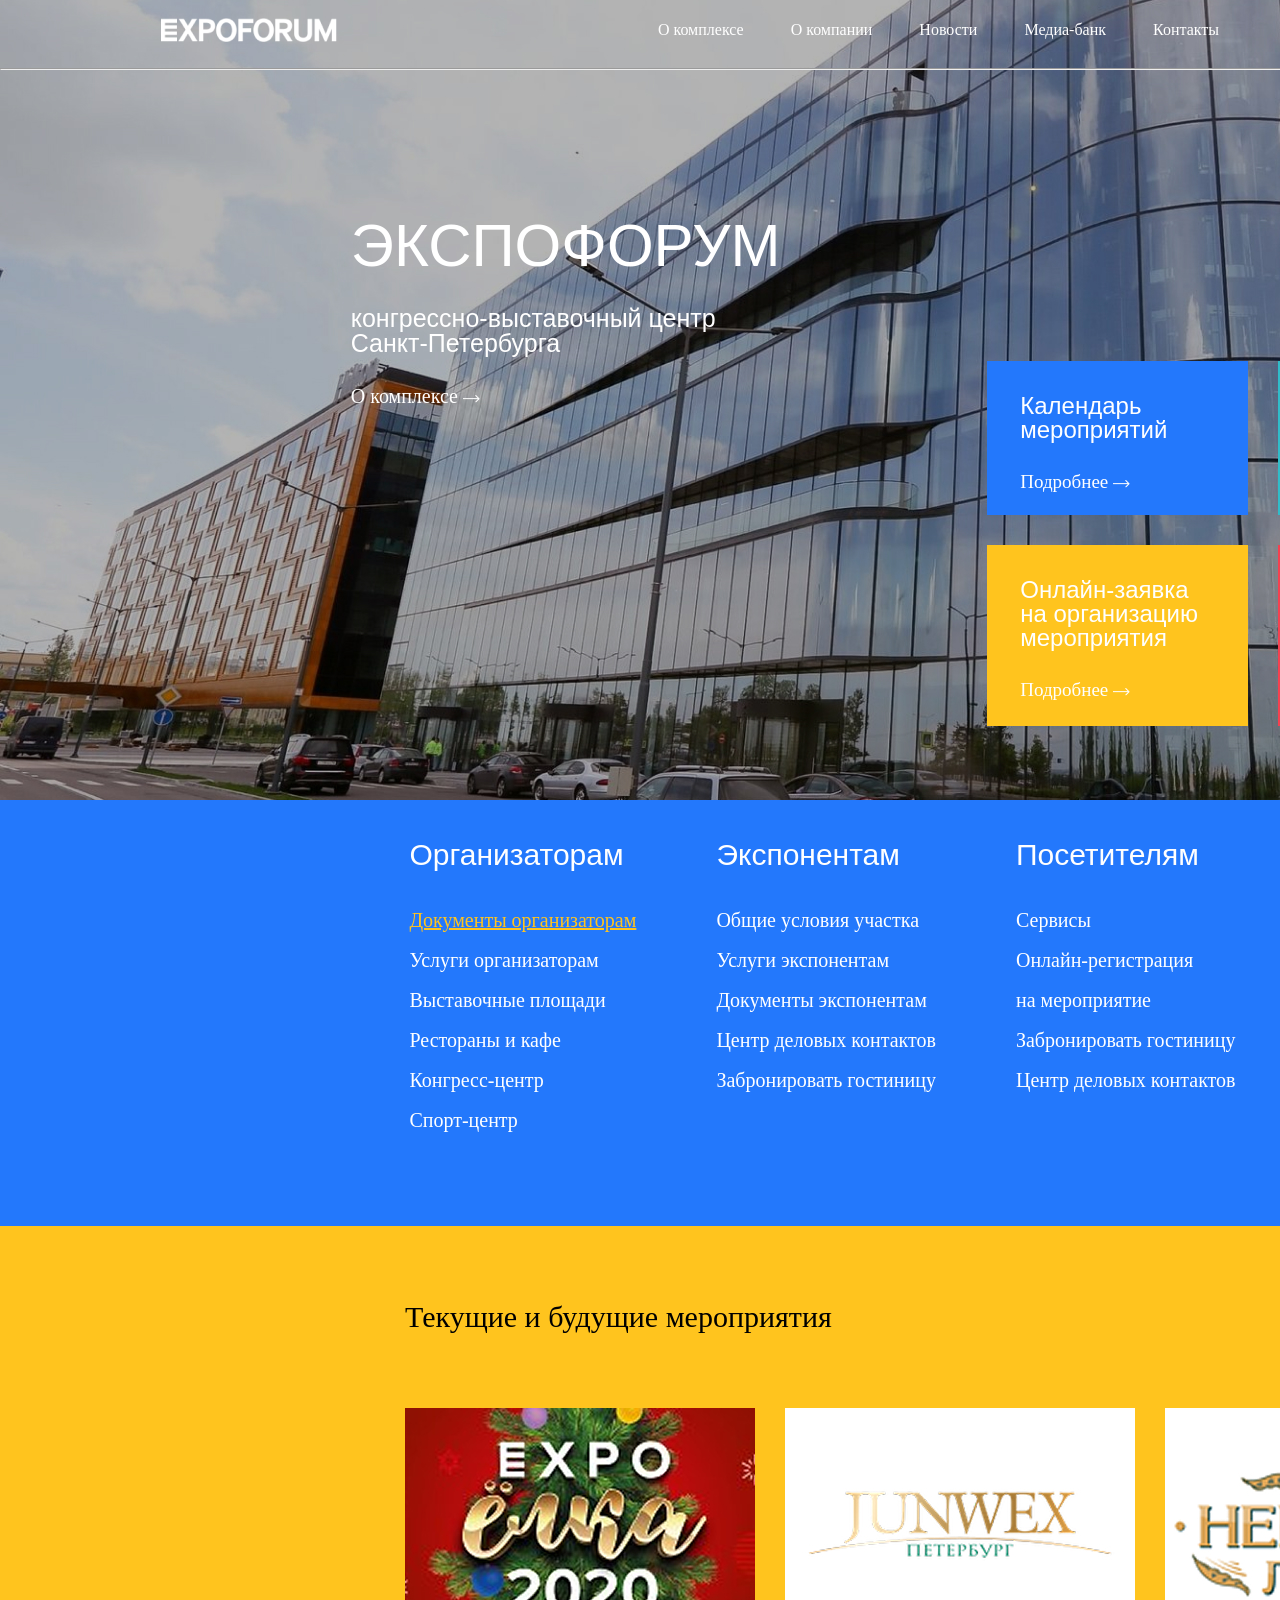
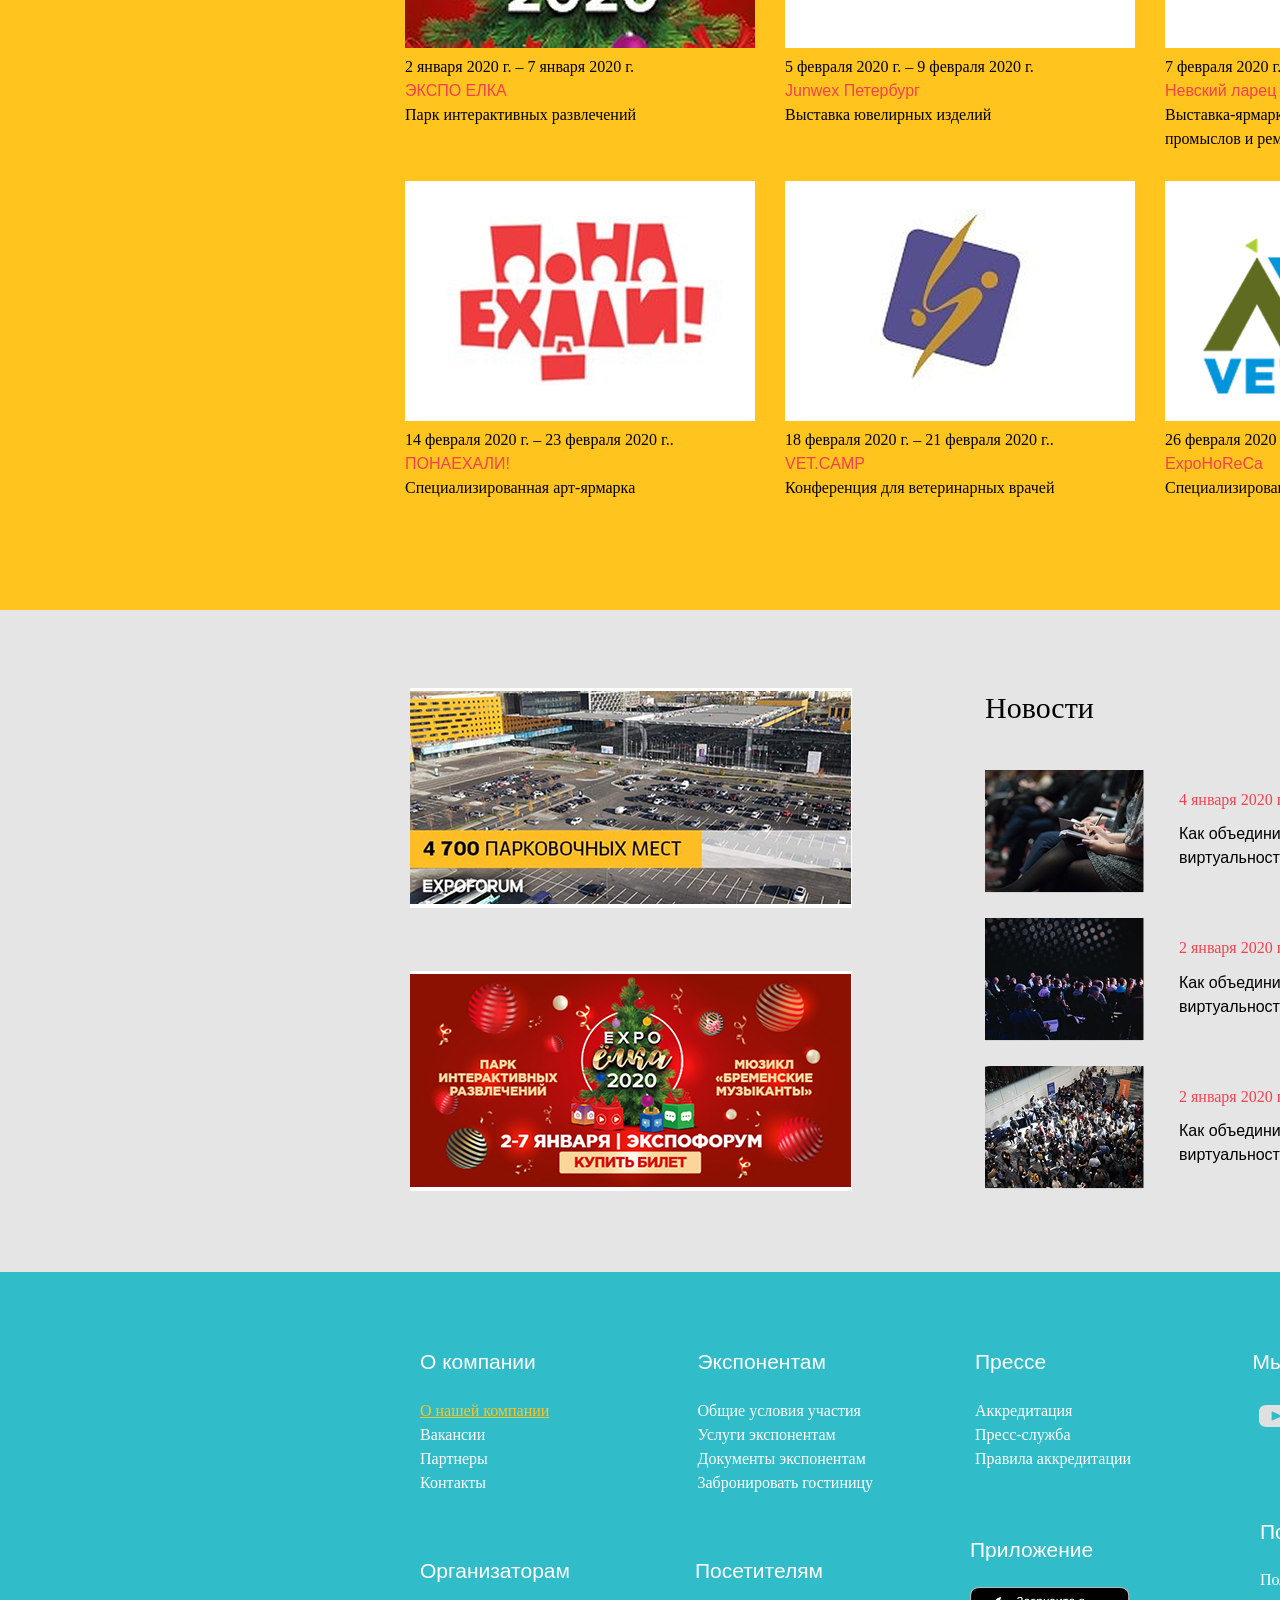
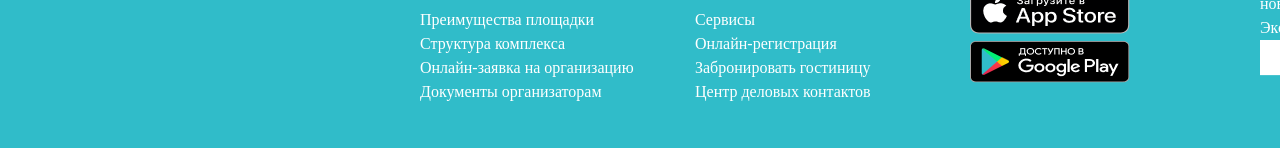
<file: Expoforum/index.html>
<!DOCTYPE html>
<html lang="en">
<head>
    <meta charset="UTF-8">
    <meta name="viewport" content="width=device-width, initial-scale=1.0">
    <title>Document</title>
    <link rel="stylesheet" href="style.css">
</head>
<body>
     <header>
                <div class="nav-wrapper">
                   <img src="img/logo.png" alt="logo">
                        <ul class="nav-list">
                            <li class="nav-item">О комплексе</li>
                            <li class="nav-item">О компании</li>
                            <li class="nav-item">Новости</li>
                            <li class="nav-item">Медиа-банк</li>
                            <li class="nav-item">Контакты</li>
                        </ul>
                    
                  
                    <div class="wrapper-right_bar">
                            <img src="img/right-bar.png" alt="">
                    </div>
                </div>
                <hr> 
                <div class="bottom-nav">
                    <div class="left-block">
                          <h1 class="font-size">ЭКСПОФОРУМ</h1>
                          <span class="font-size2">
                          конгрессно-выставочный центр <br>Санкт-Петербурга</span>

                        <div class="arrow-left">
                           <span class="complex-size">О комплексе</span>
                           <img src="img/Arrow.png" alt="">
                        </div>
                    </div>
                    <div class="right-block">

                        <div class="conteiner-up">
                            <div class="block-item blue">
                                <h1 class="size">
                                    Календарь<br>
                                    мероприятий
                                </h1>
                                <div class="arrow">
                                    <span>Подробнее</span>
                                    <img src="img/Arrow.png" alt="">
                                </div>
                            </div>


                            <div class="block-item green">
                                <h1 class="size">
                                    Как добраться <br>
                                    до Экспофорума
                                </h1>
                                <div class="arrow">
                                    <span>Подробнее</span>
                                    <img src="img/Arrow.png" alt="">
                                </div>
                            </div>
                        </div>

                        <div class="conteiner-up">
                            <div class="block-item yellow">
                                <h1 class="size">
                                   Онлайн-заявка <br>
                                   на организацию <br>
                                   мероприятия
                                </h1>
                                <div class="arrow">
                                    <span>Подробнее</span>
                                    <img src="img/Arrow.png" alt="">
                                </div>
                            </div>


                            <div class="block-item red">
                                <h1 class="size">
                                    План<br>
                                    и инфраструктура      
                                    комплекса
                                </h1>
                                <div class="arrow">
                                    <span>Подробнее</span>
                                    <img src="img/Arrow.png" alt="">
                                </div>
                            </div>
                        </div>
                    </div>
                </div>
     </header>

    <main>
        <div class="menu-list">
          <div class="item-menu">
           <h1>Организаторам</h1>
            <ul class="interval">
              <li class="nav-menu_item">Документы организаторам</li>
              <li class="nav-menu">Услуги организаторам</li>
              <li class="nav-menu">Выставочные площади </li>
              <li class="nav-menu">Рестораны и кафе</li>
              <li class="nav-menu">Конгресс-центр</li>
              <li class="nav-menu">Спорт-центр</li>
            </ul>
         </div>

         <div class="item-menu">
          <h1>Экспонентам</h1>
            <ul class="interval">
              <li class="nav-menu">Общие условия участка</li>
              <li class="nav-menu">Услуги экспонентам</li>
              <li class="nav-menu">Документы экспонентам </li>
              <li class="nav-menu">Центр деловых контактов</li>
              <li class="nav-menu">Забронировать гостиницу</li>
            </ul>
         </div>

         <div class="item-menu">
          <h1>Посетителям</h1>
          <ul class="interval">
              <li class="nav-menu">Сервисы</li>
              <li class="nav-menu">Онлайн-регистрация<br>
              на мероприятие</li>
              <li class="nav-menu">Забронировать гостиницу</li>
              <li class="nav-menu">Центр деловых контактов</li>
            </ul>
         </div>

         <div class="item-menu">
          <h1>Прессе</h1>
            <ul class="interval">
              <li class="nav-menu">Аккредитация</li>
              <li class="nav-menu">Пресс-служба</li>
              <li class="nav-menu">Правила аккредитации</li>
            </ul>
         </div>
        </div>

       
       
            <div class="bgc-block">
                <div class="all-bgc">
                    <div class="evens-text">
                        <h2 class="menu-text">Текущие и будущие мероприятия</h2>
                        <span class="all-news">Все мероприятия</span>
                        <img src="img/Arrow 1 (1).png" alt="">
                    </div>
                
                       <div class="all-avans">
                        <div class="container">
                            <div class="block-up">
                                <img src="img/Rectangle 6.jpg" alt="">
                                 <p>2 января 2020 г. – 7 января 2020 г.</p>
                                 <h3 class="coller" >ЭКСПО ЕЛКА</h3>
                                 <p>Парк интерактивных развлечений</p>
                            </div>
                
                            <div class="block-up">
                                <img src="img/Rectangle 5.jpg" alt="">
                                 <p>5 февраля 2020 г. – 9 февраля 2020 г.</p>
                                 <h3 class="coller">Junwex Петербург</h3>
                                 <p>Выставка ювелирных изделий</p>
                            </div>

                                <div class="block-up">
                                    <img src="img/Rectangle 1.jpg" alt="">
                                    <p>7 февраля 2020 г. – 9 февраля 2020 г..</p>
                                    <h3 class="coller">Невский ларец</h3>
                                    <p>Выставка-ярмарка народных художественных<br>
                                    промыслов и ремесел</p>
                                </div>
                        </div>

                            <div class="container">
                                <div class="block-down">
                                   <img src="img/Rectangle 2.jpg" alt="">
                                   <p>14 февраля 2020 г. – 23 февраля 2020 г..</p>
                                   <h3 class="coller" >ПОНАЕХАЛИ!</h3>
                                   <p>Специализированная арт-ярмарка</p>
                                </div>

                                <div class="block-down">
                                   <img src="img/Rectangle 3.jpg" alt="">
                                   <p>18 февраля 2020 г. – 21 февраля 2020 г..</p>
                                   <h3 class="coller" >VET.CAMP</h3>
                                   <p>Конференция для ветеринарных врачей</p>
                                </div>

                                <div class="block-down">
                                   <img src="img/Rectangle 4.jpg" alt="">
                                   <p>26 февраля 2020 г. – 28 февраля 2020 г.</p>
                                   <h3 class="coller" >ExpoHoReCa</h3>
                                   <p>Специализированная выставка</p>
                               </div>
                            </div>
                        </div> 
                    </div>
                </div> 
               

        <div class="all-new">
            <div class="all-block">
                <div class="block-right">
                    <img class="pikcher" src="img/ad-1.jpg" alt=""><br>
                    <img src="img/ad-2.jpg" alt="">
                </div>

                <div class="block-left">
                    <div class="news-item_up">
                        <h2 class="news-item_text">Новости</h2>
                        <div class="arrow">
                            <span class="arrow-news">Все новости</span>
                            <img src="img/Arrow 1 (1).png" alt="">
                        </div>
                    </div>

                    <div class="news-item">
                        <div class="news-one">
                            <img src="img/Rectangle 11.jpg" alt="">
                            <div class="news-item_one">
                                <p class="collor">4 января 2020 г.</p>
                                <h3>Как объединилась реальность и<br>
                                 виртуальность – LIKEE PARTY</h3>
                            </div>
                        </div>

                        <div class="news-one">
                            <img src="img/Rectangle 11 (2).jpg" alt="">
                            <div class="news-item_one">
                                 <p class="collor">2 января 2020 г.</p>
                                 <h3>Как объединилась реальность и<br>
                                 виртуальность – LIKEE PARTY</h3>
                            </div>
                        </div>

                        <div class="news-one">
                            <img src="img/Rectangle 11 (1).jpg">
                            <div class="news-item_one">
                                 <p class="collor">2 января 2020 г.</p>
                                 <h3>Как объединилась реальность и<br>
                                 виртуальность – LIKEE PARTY</h3>
                            </div>
                        </div>
                    </div>
                </div>
            </div>
        </div>
    </main>     

    <footer>
        <div class="footer-item">
        
            <div class="container-up">
                <div class="block-size">
                   <h3 class="size-footer">О компании</h3>
                     <p class="collor-yellow">О нашей компании</p>
                     <p>Вакансии</p>
                     <p>Партнеры</p>
                     <p>Контакты</p>
                </div>
                <div class="block-size">
                   <h3 class="size-footer" >Экспонентам</h3>
                     <p>Общие условия участия</p>
                     <p>Услуги экспонентам</p>
                     <p>Документы экспонентам</p>
                     <p>Забронировать гостиницу</p>
                </div>
                <div class="block-size">
                     <h3 class="size-footer">Прессе</h3>
                     <p>Аккредитация</p>
                     <p>Пресс-служба</p>
                     <p>Правила аккредитации</p>
                </div>
                <div class="block-size">
                   <h3 class="size-footer">Мы в соц. сетях</h3>
                    <ul class="distance">
                         <img class="pic1" src="img/Vector.png" alt="">
                         <img class="pic1" src="img/Vc.png" alt="">
                         <img class="pic1" src="img/facebook-logo.png" alt="">
                         <img class="pic1" src="img/instagram.png" alt="">
                    </ul>
                </div>
            </div>

                <div class="conteiner-down">
                    <div class="block-size">
                        <h3 class="size-footer">Организаторам</h3>
                         <p>Преимущества площадки</p>
                         <p>Структура комплекса</p>
                         <p>Онлайн-заявка на организацию</p>
                         <p>Документы организаторам</p>
                    </div>
                
                    <div class="block-size">
                       <h3 class="size-footer">Посетителям</h3>
                       <p>Сервисы</p>
                       <p>Онлайн-регистрация</p>
                       <p>Забронировать гостиницу</p>
                       <p>Центр деловых контактов</p>
                    </div>
                
                    <div class="level-left">
                        <div class="block-size">
                            <h3 class="size-footer">Приложение</h3>
                            <img src="img/Frame.png" alt=""><br>
                            <img src="img/Frame (1).png" alt="">
                        </div>
                    </div>
                <div class="level-write">
                    <div class="block-size">
                          <h3 class="size-footer">Подписка на новости</h3>
                          <p>Получайте все самые последние<br>
                          новости о мероприятиях в<br>
                          Экспофоруме.</p>
                          <img class="footer-size" src="img/footer__form.png" alt="">
                    </div>
                </div>
            </div>
        </div>
    </footer>
 </body>
</html>
</file>
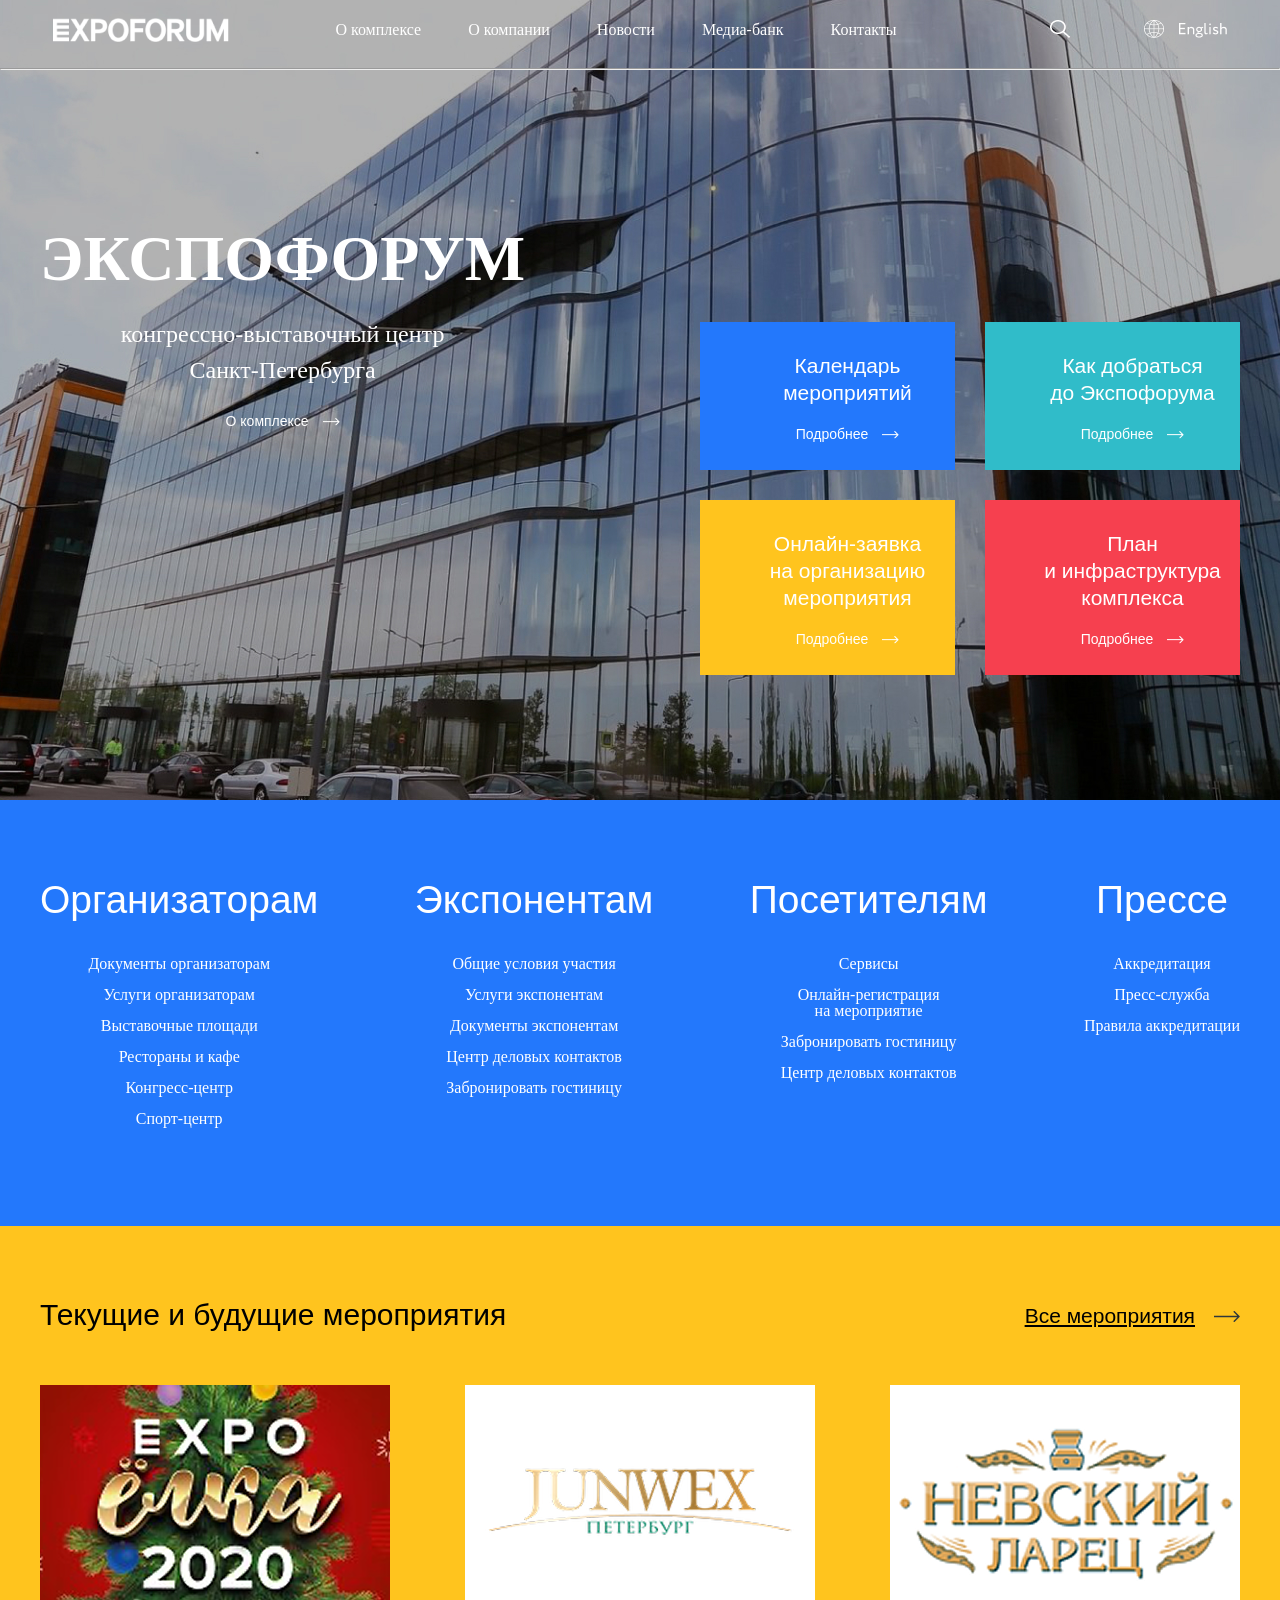
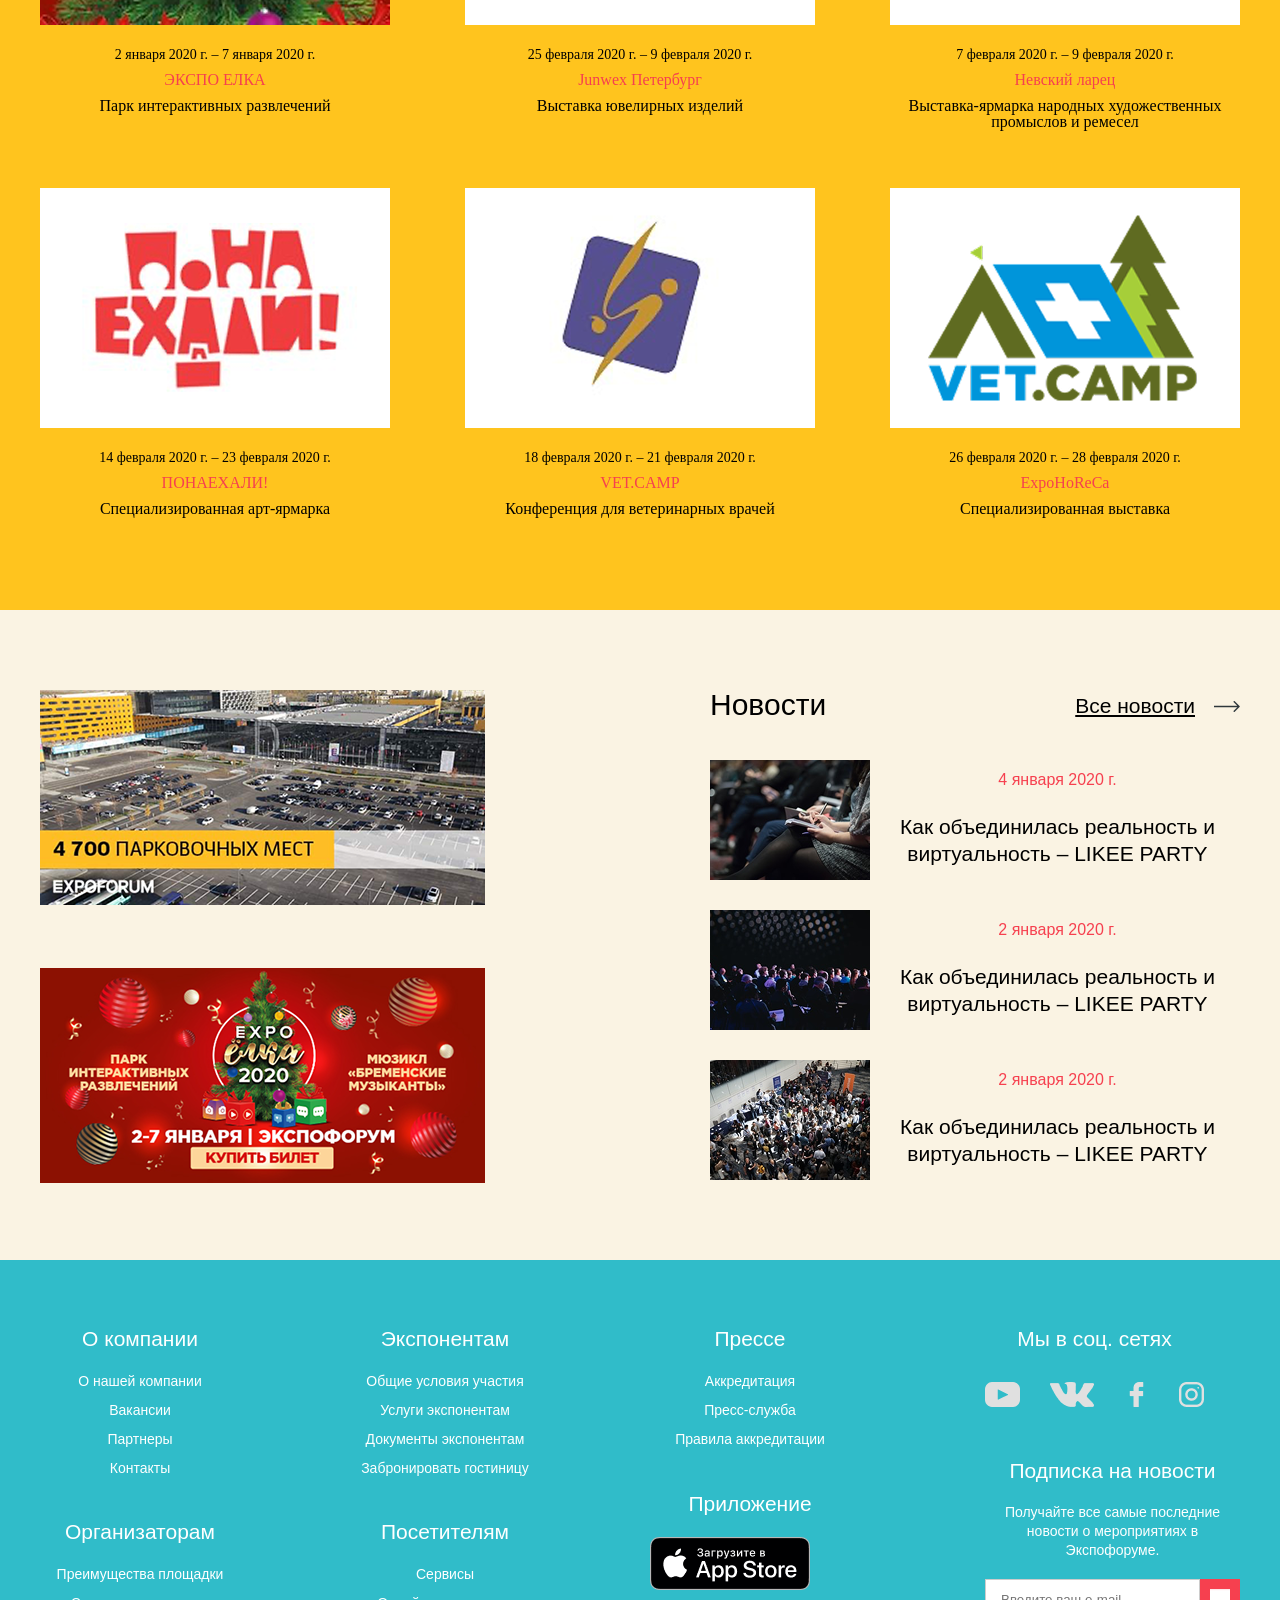
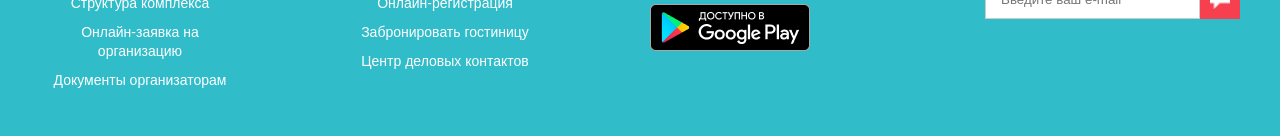
<file: Expoforum__Ольга/index.html>
<!DOCTYPE html>
<html lang="en">
<head>
    <meta charset="UTF-8">
    <meta name="viewport" content="width=device-width, initial-scale=1.0">
    <title>Document</title>
    <link rel="stylesheet" href="style.css">
    
</head>
<body>
    <header>

        <div class="nav-wrapper">
            <img src="img/logo.png" alt="logo">
            <div class="navigation">
                <ul class="nav-list">
                    <li class="nav-item">О комплексе</li>
                    <li class="nav-item">О компании</li>
                    <li class="nav-item">Новости</li>
                    <li class="nav-item">Медиа-банк</li>
                    <li class="nav-item">Контакты</li>
                </ul>
            </div>
            <div class="wrapper-search">
                <img src="img/Search.png" alt="">
                <img src="img/Globe.png" alt="" class="globe">
                <img src="img/English.png" alt="">
            </div>
        </div>
        <hr>

        <div class="wrapper">
        <div class="bottom-nav">
            
            <div class="left-block">
                <h1 class="text-ekspo">ЭКСПОФОРУМ</h1>
                <span class="text-ekspo-down">конгрессно-выставочный центр <br>
                    Санкт-Петербурга</span>

                <div class="arrow left">
                    <span class="text-block-arrow-left">О комплексе</span>
                    <img src="img/arrow.png" alt="">
                </div>
            </div>

            <div class="right-block">
                <div class="container-up">
                    <div class="block-item blue">
                        <h1 class="text-block">
                            Календарь <br>
                            мероприятий
                        </h1>
                        <div class="arrow">
                            <span class="text-block-arrow">Подробнее</span>
                            <img src="img/arrow.png" alt="">
                        </div>
                    </div>

                    <div class="block-item green">
                        <h1 class="text-block">
                            Как добраться <br>
                            до Экспофорума
                        </h1>
                        <div class="arrow">
                            <span class="text-block-arrow">Подробнее</span>
                            <img src="img/arrow.png" alt="">
                        </div>
                    </div>
                </div>

                <div class="container-up">
                    <div class="block-item yellow">
                        <h1 class="text-block">
                            Онлайн-заявка <br>
                            на организацию <br>
                            мероприятия
                        </h1>
                        <div class="arrow">
                            <span class="text-block-arrow">Подробнее</span>
                            <img src="img/arrow.png" alt="">
                        </div>
                    </div>

                    <div class="block-item red">
                        <h1 class="text-block">
                            План <br>
                            и инфраструктура <br>
                            комплекса
                        </h1>
                        <div class="arrow">
                            <span class="text-block-arrow">Подробнее</span>
                            <img src="img/arrow.png" alt="">
                        </div>
                    </div>
                </div>          
            </div>
    
        </div>
        </div>

    </header>


    <main>

        <div class="blue-main">
            <div class="wrapper">
            <div class="side-menu-list">
                <div class="side-menu-item">
                    <h1 class="side-menu-item-title">Организаторам</h1>
                    <div>
                        <p class="side-menu-item-links">Документы организаторам</p>
                        <p class="side-menu-item-links">Услуги организаторам</p>
                        <p class="side-menu-item-links">Выставочные площади</p>
                        <p class="side-menu-item-links">Рестораны и кафе</p>
                        <p class="side-menu-item-links">Конгресс-центр</p>
                        <p class="side-menu-item-links">Спорт-центр</p>
                    </div>
                </div>

                  <div class="side-menu-item">
                    <h1 class="side-menu-item-title">Экспонентам </h1>
                    <div>
                        <p class="side-menu-item-links">Общие условия участия</p>
                        <p class="side-menu-item-links">Услуги экспонентам</p>
                        <p class="side-menu-item-links">Документы экспонентам</p>
                        <p class="side-menu-item-links">Центр деловых контактов</p>
                        <p class="side-menu-item-links">Забронировать гостиницу</p>
                    </div>
                </div>

                <div class="side-menu-item">
                    <h1 class="side-menu-item-title">Посетителям</h1>
                    <div>
                        <p class="side-menu-item-links">Сервисы</p>
                        <p class="side-menu-item-links">Онлайн-регистрация <br>
                                                        на мероприятие </p>
                        <p class="side-menu-item-links">Забронировать гостиницу</p>
                        <p class="side-menu-item-links">Центр деловых контактов</p>
                    </div>
                </div>

                <div class="side-menu-item">
                    <h1 class="side-menu-item-title">Прессе</h1>
                    <div>
                        <p class="side-menu-item-links">Аккредитация</p>
                        <p class="side-menu-item-links">Пресс-служба</p>
                        <p class="side-menu-item-links">Правила аккредитации</p>
                    </div>
                </div>

            </div>
            </div>

        </div>


        <div class="yellow-main">
            <div class="wrapper">

            <div class="events">

                <div class="text-events">

                    <h2 class="text-block-events">Текущие и будущие мероприятия</h2>

                    <div class="arrow-events">
                        <span class="text-block-arrow-events">Все мероприятия</span>
                        <img src="img/arrow 1.png" alt="">
                    </div>
                </div>


                <div class="events-list">

                    <div class="events-item">
                        <img src="img/Rectangle 81.png" alt="" class="events-img">
                        <p class="text-data">2 января 2020 г. – 7 января 2020 г.</p>
                        <h3 class="text-heading">ЭКСПО ЕЛКА</h3>
                        <p class="text-event">Парк интерактивных развлечений</p>
                    </div>

                    <div class="events-item">
                        <img src="img/Rectangle 82.png" alt="">
                        <p class="text-data">25 февраля 2020 г. – 9 февраля 2020 г.</p>
                        <h3 class="text-heading">Junwex Петербург</h3>
                        <p class="text-event">Выставка ювелирных изделий</p>
                    </div>

                    <div class="events-item">
                        <img src="img/Rectangle 83.png" alt="">
                        <p class="text-data">7 февраля 2020 г. – 9 февраля 2020 г.</p>
                        <h3 class="text-heading">Невский ларец</h3>
                        <p class="text-event">Выставка-ярмарка народных художественных <br>
                                            промыслов и ремесел
                        </p>
                    </div>
                </div>

                <div class="events-list">

                    <div class="events-item">
                        <img src="img/Rectangle 84.png" alt="">
                        <p class="text-data">14 февраля 2020 г. – 23 февраля 2020 г.</p>
                        <h3 class="text-heading">ПОНАЕХАЛИ!</h3>
                        <p class="text-event">Специализированная арт-ярмарка</p>
                    </div>

                    <div class="events-item">
                        <img src="img/Rectangle 85.png" alt="">
                        <p class="text-data">18 февраля 2020 г. – 21 февраля 2020 г.</p>
                        <h3 class="text-heading">VET.CAMP</h3>
                        <p class="text-event">Конференция для ветеринарных врачей</p>
                    </div>

                    <div class="events-item">
                        <img src="img/Rectangle 86.png" alt="">
                        <p class="text-data">26 февраля 2020 г. – 28 февраля 2020 г.</p>
                        <h3 class="text-heading">ExpoHoReCa</h3>
                        <p class="text-event">Специализированная выставка</p>
                    </div>
                </div>
            </div>
            </div>

        </div>

        
        <div class="beige-main">
            <div class="wrapper">

            <div class="news">

                <div class="left-block-news">
                    <img src="img/ad-1.png" alt="">
                    <br>
                    <img src="img/ad-2.png" alt="" class="ad-2">
                </div>

                <div class="right-block-news">

                     <div class="text-news">

                        <h2 class="text-block-news">Новости</h2>

                        <div class="arrow-news">
                             <span class="text-block-arrow-news">Все новости</span>
                            <img src="img/arrow 1.png" alt="">
                        </div>
                    </div>

                    <div class="news-list">

                        <div class="news-item">
                            <img src="img/Rectangle 11.png" alt="">
                            <div class="container-news-item">
                                <p class="data-news">4 января 2020 г.</p>
                                <h3 class="text-news-item">Как объединилась реальность и <br>
                                виртуальность – LIKEE PARTY
                                </h3>
                            </div>
                        </div>

                        <div class="news-item">
                            <img src="img/Rectangle 12.png" alt="">
                            <div class="container-news-item">
                                <p class="data-news">2 января 2020 г.</p>
                                <h3 class="text-news-item">Как объединилась реальность и <br>
                                виртуальность – LIKEE PARTY
                                </h3>
                            </div>
                        </div>

                        <div class="news-item">
                            <img src="img/Rectangle 13.png" alt="">
                            <div class="container-news-item">
                                <p class="data-news">2 января 2020 г.</p>
                                <h3 class="text-news-item">Как объединилась реальность и <br>
                                виртуальность – LIKEE PARTY
                                </h3>
                            </div>
                        </div>

                    </div>
                </div>
            </div>
            </div>
        </div>

    </main>

    <footer>
        <div class="wrapper">

            <div class="footer-block">

                <div class="footer-left-block">

                    <div class="links-up">

                        <div class="links-up-item">
                            <h3 class="links-name">О компании</h3>
                            <ul class="links">
                                <li class="links-item">О нашей компании</li>
                                <li class="links-item">Вакансии</li>
                                <li class="links-item">Партнеры</li>
                                <li class="links-item">Контакты</li>
                            </ul>
                        </div>

                         <div class="links-up-item">
                            <h3 class="links-name">Экспонентам</h3>
                            <ul class="links">
                                <li class="links-item">Общие условия участия</li>
                                <li class="links-item">Услуги экспонентам</li>
                                <li class="links-item">Документы экспонентам</li>
                                <li class="links-item">Забронировать гостиницу</li>
                            </ul>
                        </div>

                         <div class="links-up-item">
                            <h3 class="links-name">Прессе</h3>
                            <ul class="links">
                                <li class="links-item">Аккредитация</li>
                                <li class="links-item">Пресс-служба</li>
                                <li class="links-item">Правила аккредитации</li>
                            </ul>
                        </div>

                    </div>

                    <div class="links-down">

                        <div class="links-down-item">
                            <div class="links-up-item">
                                <h3 class="links-name">Организаторам</h3>
                                <ul class="links">
                                    <li class="links-item">Преимущества площадки</li>
                                    <li class="links-item">Структура комплекса</li>
                                    <li class="links-item">Онлайн-заявка на организацию</li>
                                    <li class="links-item">Документы организаторам</li>
                                </ul>
                            </div>

                            <div class="links-up-item">
                                <h3 class="links-name">Посетителям</h3>
                                <ul class="links">
                                    <li class="links-item">Сервисы</li>
                                    <li class="links-item">Онлайн-регистрация</li>
                                    <li class="links-item">Забронировать гостиницу</li>
                                    <li class="links-item">Центр деловых контактов</li>
                                </ul>
                            </div>

                        </div>

                        <div class="links-down-application">
                            
                            <h3 class="links-name">Приложение</h3>
                            <div class="links-down-application-img">
                                <button class="button-img">
                                    <img src="img/Frame-2apple.png" alt="" class="app">
                                </button>

                                <button class="button-img">
                                    <img src="img/Frame.png" alt="" class="google">
                                </button>
                                
                            </div>
                        </div>

                    </div>
                </div>

                <div class="footer-right-block">
                    <div class="soc-ikons">
                        <h3 class="links-name">Мы в соц. сетях</h3>
                        <div class="soc-ikons-img">
                            <button class="button-img">
                                    <img src="img/Vector.png" alt="">
                            </button>

                            <button class="button-img">
                                    <img src="img/Group.png" alt="">
                            </button>

                            <button class="button-img">
                                    <img src="img/facebook-logo.png" alt="">
                            </button>

                            <button class="button-img">
                                    <img src="img/instagram.png" alt="">
                            </button>
                        </div>
                    </div>
                    <div class="subcribe">
                           <h3 class="subcribe-name">Подписка на новости</h3>
                           <p class="subcribe-text">
                                    Получайте все самые последние <br>
                                    новости о мероприятиях в <br>
                                    Экспофоруме.
                           </p>
                        
                        <form action="#" class="e-mail-form">
                            <input type="email" class="email" placeholder="Введите ваш e-mail" required>
                            <button class="button-img-input">
                                <img src="img/rectangular-speech-bubble.png" alt="Send">
                            </button>
                        </form>
                        
                    </div>
                </div>

            </div>

        </div>

    </footer>
</body>
</html>
</file>
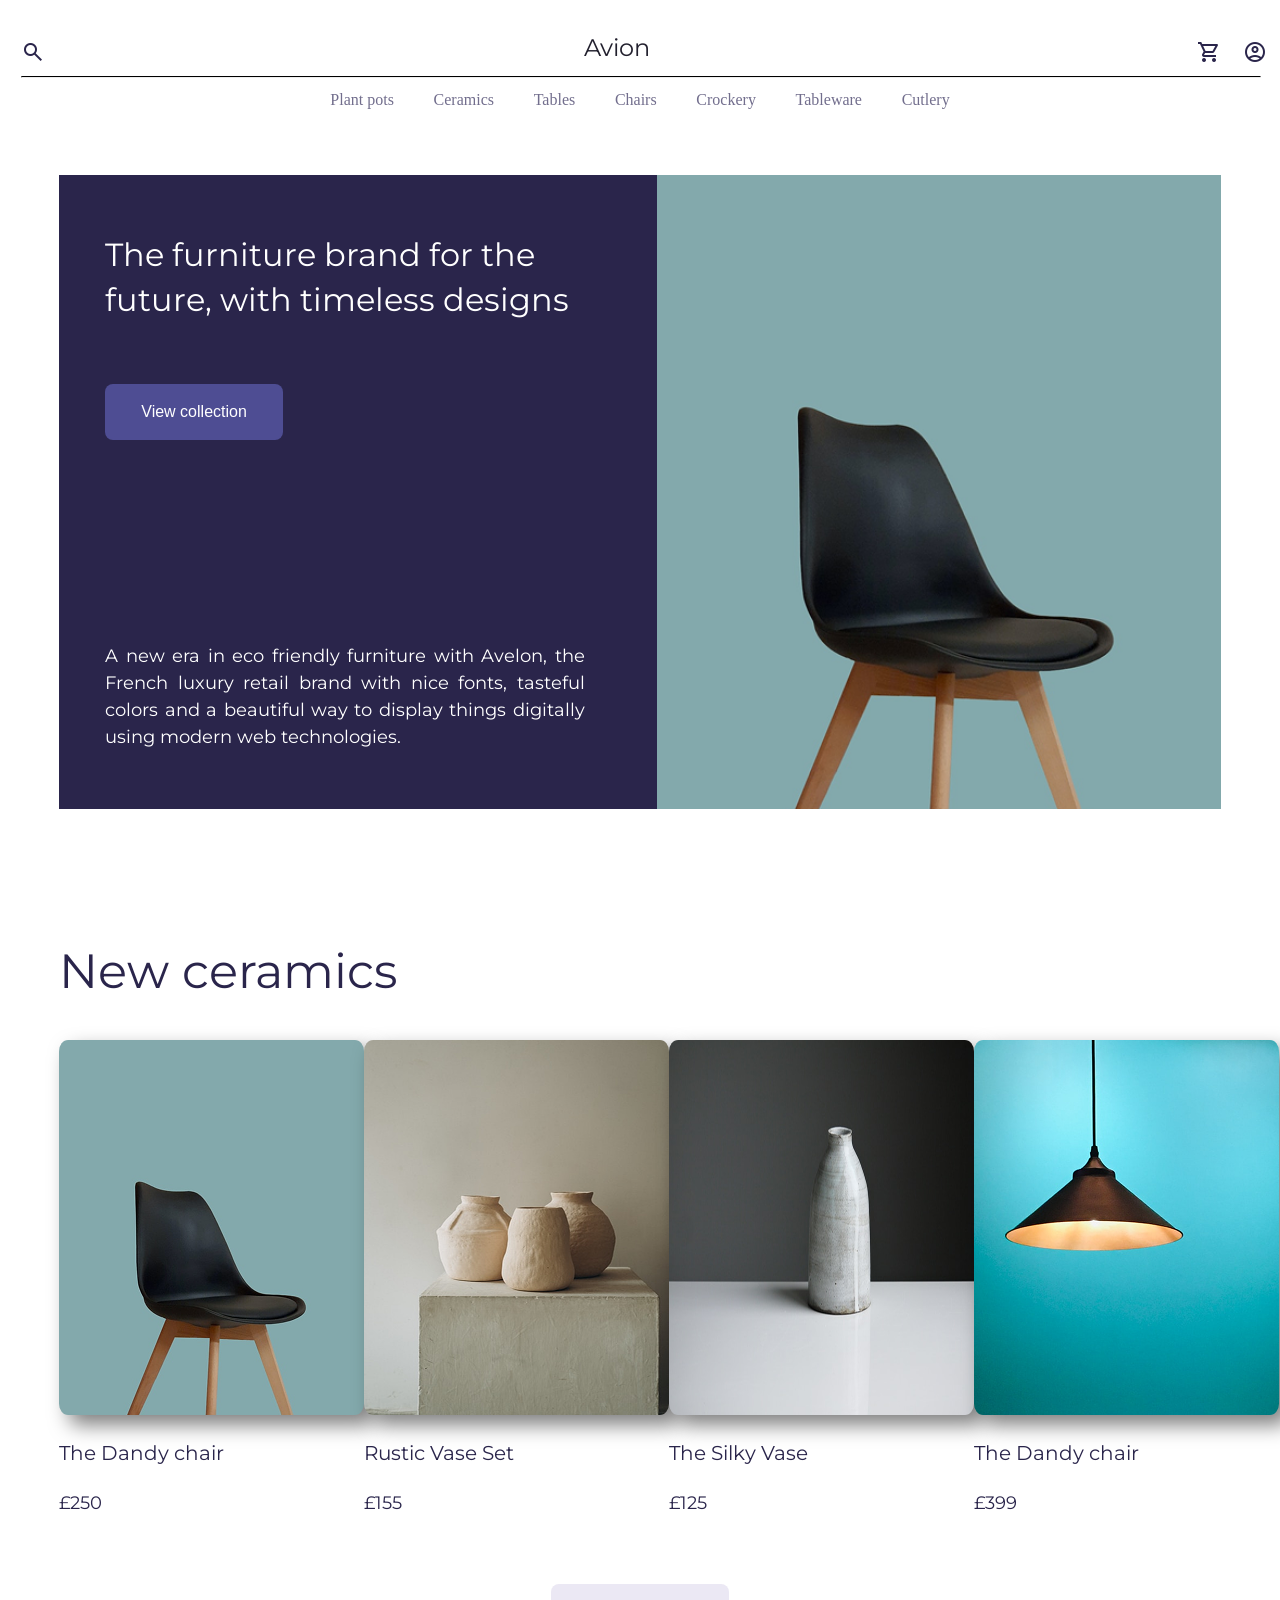
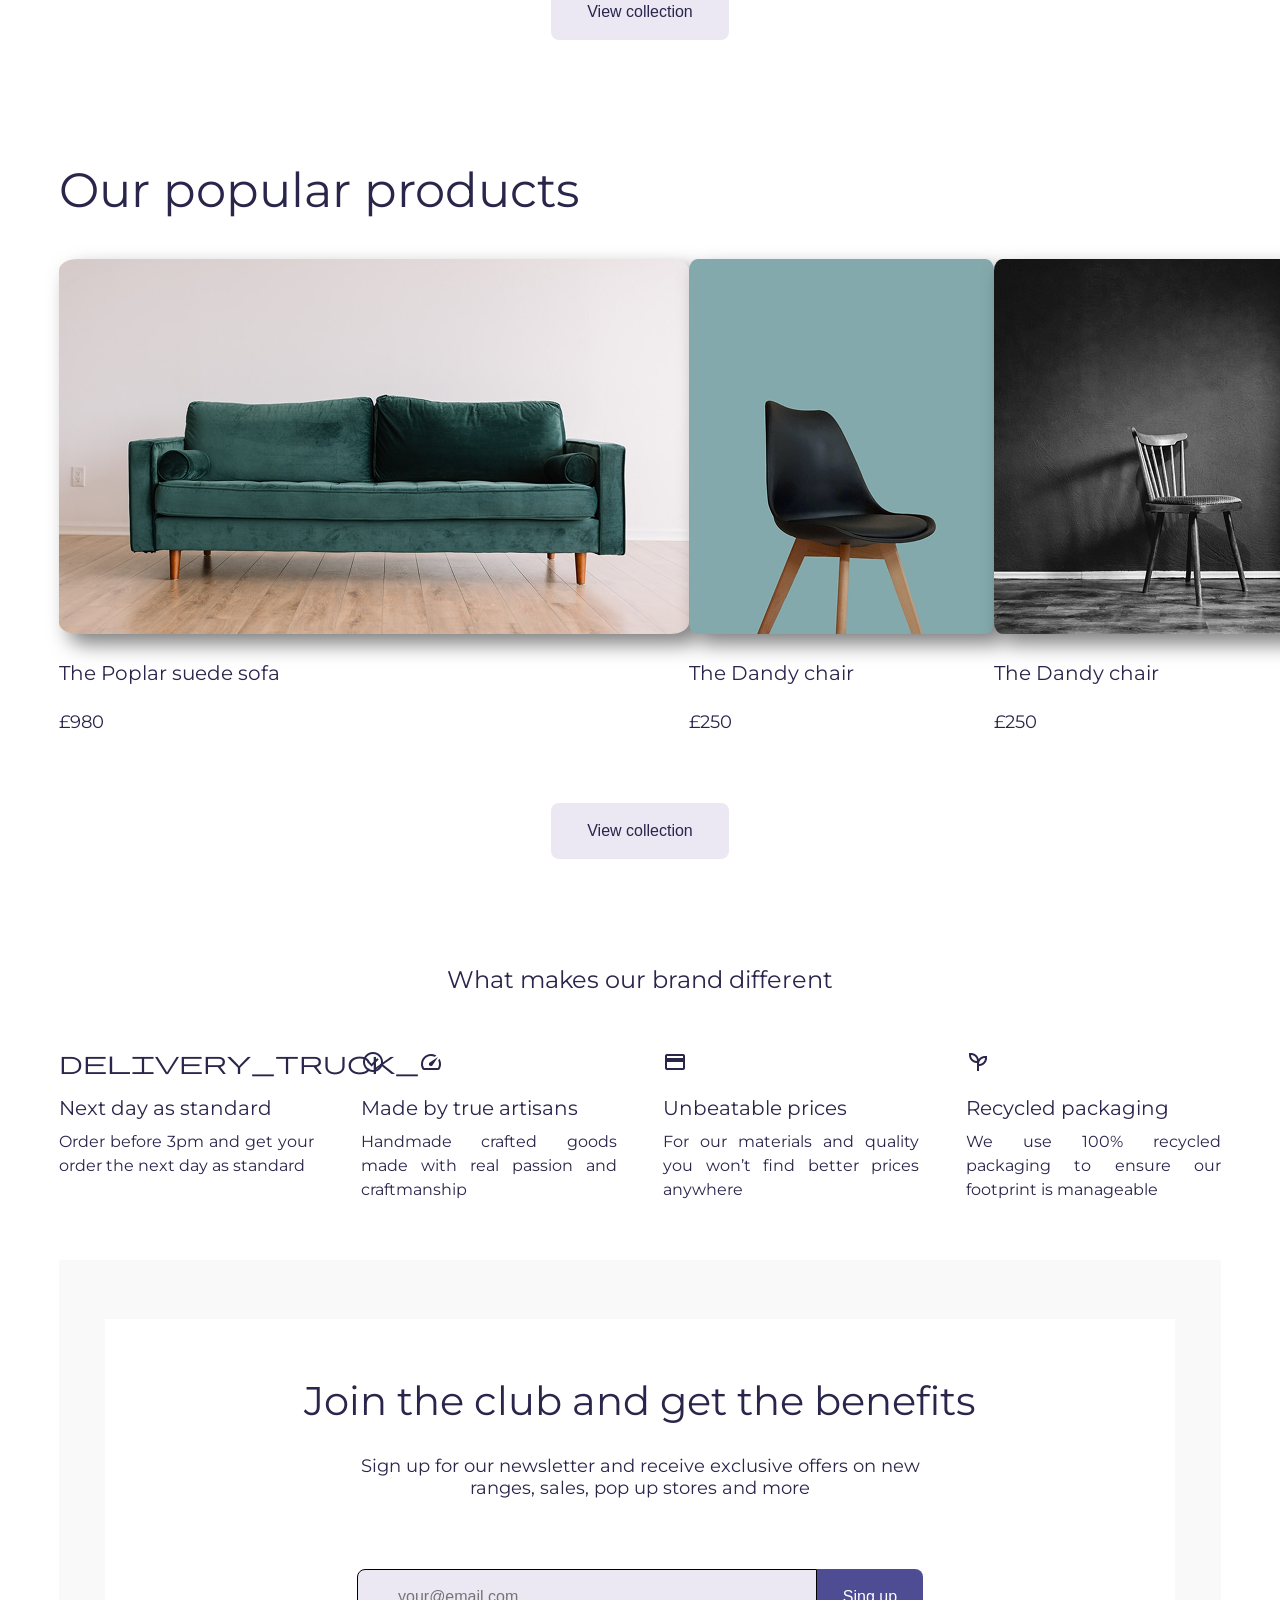
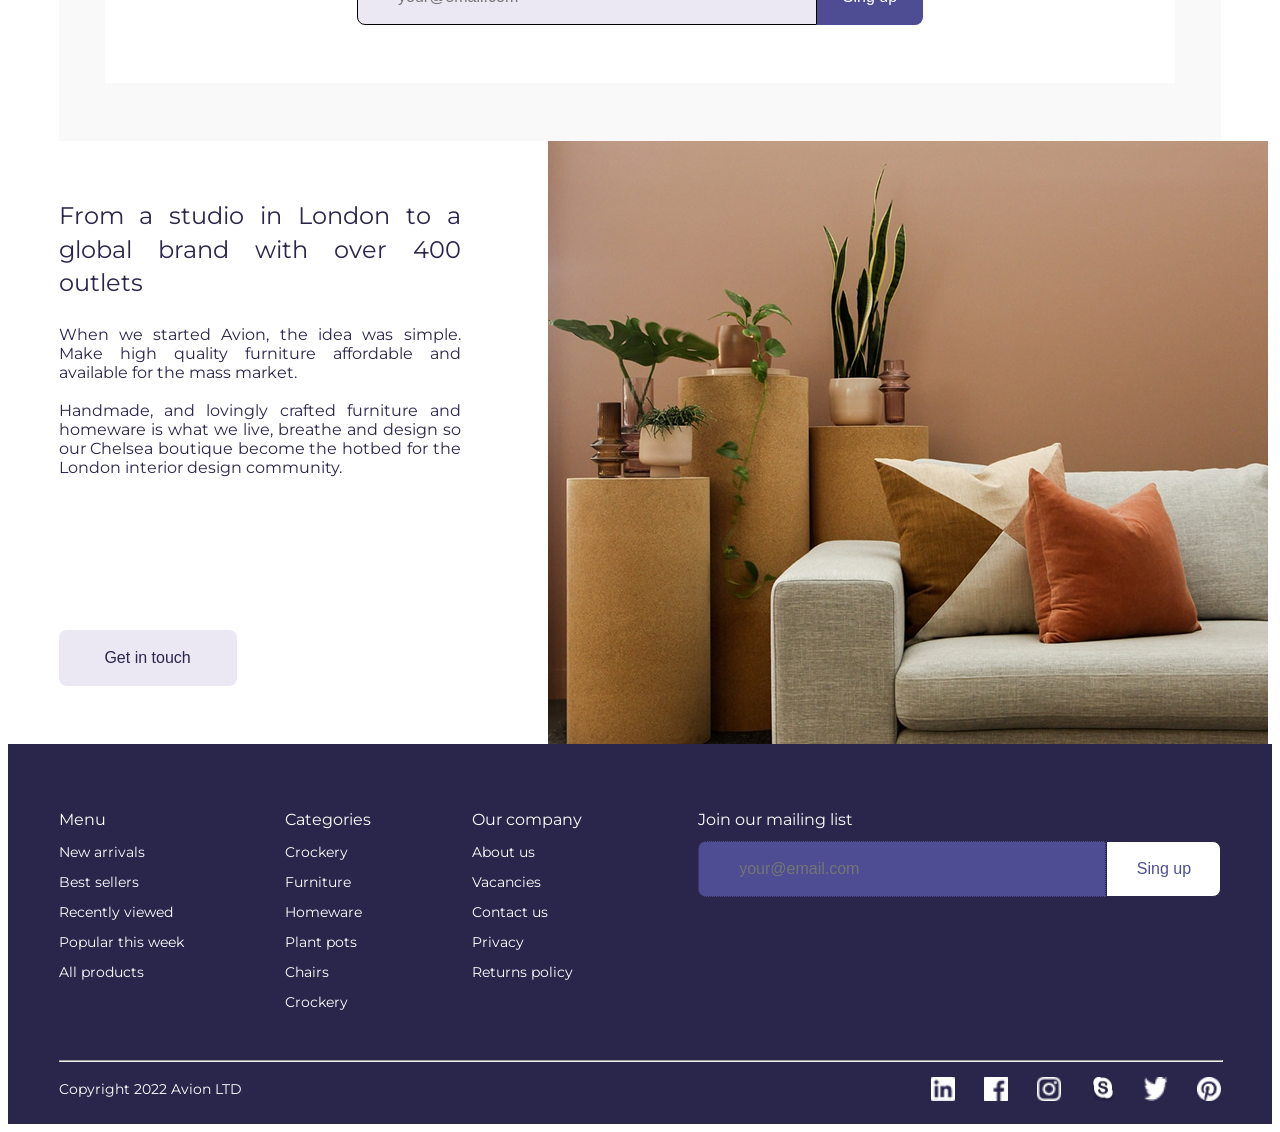
<file: Avion project/Avion project/index.html>
<!DOCTYPE html>
<html lang="en">
<head>
    <meta charset="UTF-8">
    <meta name="viewport" content="width=device-width, initial-scale=1.0">
    <title>Document</title>

    <link rel="stylesheet" href="style.css">
    <link rel="stylesheet" href="style.less">

    <link href="https://fonts.googleapis.com/css2?family=Material+Symbols+Outlined" rel="stylesheet" />

    <link href="https://fonts.googleapis.com/css2?family=Montserrat:ital,wght@0,100..900;1,100..900&display=swap" rel="stylesheet"> 
</head>
<body>

    <header>
        <div class="top-nav">

            <div class="top-nav__up">

                <span class="material-symbols-outlined  top-nav__icons">
                search
                </span>

                <p class="title">Avion</p>

                <div class="top-nav__up-right">
                    <span class="material-symbols-outlined top-nav__icons">
                    shopping_cart
                    </span>

                    <span class="material-symbols-outlined top-nav__icons">
                    account_circle
                    </span>
                </div>

                
            </div>

            <hr class="top-nav__line">

            <ul class="top-nav__links">
                <li class="top-nav__links-item">Plant pots</li>
                <li class="top-nav__links-item">Ceramics</li>
                <li class="top-nav__links-item">Tables</li>
                <li class="top-nav__links-item">Chairs</li>
                <li class="top-nav__links-item">Crockery</li>
                <li class="top-nav__links-item">Tableware</li>
                <li class="top-nav__links-item">Cutlery</li>
            </ul>
            
            <div class="top-nav__down">
                
            </div>

        </div>
    </header>


    <main>


        <div class="heroBlocks">
            <div class="heroBlocks__conteiner">
                <div class="heroBlocks__conteiner-topContent">
                    <p class="heroBlocks__conteiner-topContent-text">
                        The furniture brand for the <br>
                        future, with timeless designs</p>

                    <button class="heroBlocks__conteiner-topContent-btn">
                        View collection
                    </button>

                </div>

                <p class="heroBlocks__conteiner-downText">A new era in eco friendly furniture with Avelon, the French luxury retail brand
                with nice fonts, tasteful colors and a beautiful way to display things digitally 
                using modern web technologies.</p>

            </div>

            <img src="img/Right Image.png" alt="">

        </div>

        <div class="lisings-menu">
                <h2 class="lisings-menu__item__up">New ceramics</h2>

            <div class="lisings-menu__block">

                <div class="product-card">
                   <img src="img/Parent1.png" alt="">
                   <h4>The Dandy chair</h4>
                   <p>£250</p>
                </div>

                <div class="product-card">
                    <img src="img/Parent.png" alt="">
                    <h4>Rustic Vase Set</h4>
                    <p>£155</p>
                </div>

                <div class="product-card">
                    <img class="size" src="img/Parent (1).png" alt="">
                    <h4>The Silky Vase</h4>
                    <p>£125</p>
                </div>

                <div class="product-card">
                    <img src="img/Parent (2).png" alt="">
                    <h4>The Dandy chair</h4>
                    <p>£399</p>
                </div>
            </div>
            <div class="heroBlocksM">
                <button class="heroBlocksM__conteiner-topContent-btn__active">
                    View collection
                </button>
            </div>
        </div>


        <div class="lisings-menu__details">
            <h2 class="lisings-menu__item__down">Our popular products</h2>

            <div class="lisings-menu__block">

                <div class="product-card">
                   <img src="img/Large.png" alt="">
                   <h4>The Poplar suede sofa</h4>
                   <p>£980</p>
                </div>

                <div class="product-card">
                    <img src="img/Parent1.png" alt="">
                    <h4>The Dandy chair</h4>
                    <p>£250</p>
                </div>

                <div class="product-card">
                    <img class="size" src="img/Photo.png" alt="">
                    <h4>The Dandy chair</h4>
                    <p>£250</p>
                </div>
            </div>

            <div class="heroBlocksM">
                <button class="heroBlocksM__conteiner-topContent-btn__active">
                     View collection
                </button>
            </div>
        </div>



        <div class="features">

            <p class="features__up">What makes our brand    different</p>

            <div class="features__featureBlock">

                <div class="features__featureBlock__item">

                    <span class="material-symbols-outlined features__featureBlock-icon">
                        delivery_truck_speed
                    </span>

                    <p class="features__featureBlock__item-textUp">Next day as standard</p>

                    <p class="features__featureBlock__item-textDown">Order before 3pm and get your order
                    the next day as standard</p>

                </div>


                <div class="features__featureBlock__item">

                    <span class="material-symbols-outlined features__featureBlock-icon">
                        check_circle
                    </span>

                    <p class="features__featureBlock__item-textUp">Made by true artisans</p>

                    <p class="features__featureBlock__item-textDown">Handmade crafted goods made with
                    real passion and craftmanship</p>

                </div>


                <div class="features__featureBlock__item">

                    <span class="material-symbols-outlined features__featureBlock-icon">
                        credit_card
                    </span>

                    <p class="features__featureBlock__item-textUp">Unbeatable prices</p>

                    <p class="features__featureBlock__item-textDown">For our materials and quality you won’t find better prices anywhere</p>

                </div>


                 <div class="features__featureBlock__item">

                    <span class="material-symbols-outlined features__featureBlock-icon">
                        psychiatry
                    </span>

                    <p class="features__featureBlock__item-textUp">Recycled packaging</p>

                    <p class="features__featureBlock__item-textDown">We use 100% recycled packaging to ensure our footprint is manageable</p>

                </div>


            </div>

        </div>


        <div class="email-sign__up">
            <div class="email-sign_inside">
                <div class="content-text">
                    <h1 class="content-text__size">Join the club and get the benefits</h1>
                        <div class="content-text__mini">
                             <p>Sign up for our newsletter and receive exclusive offers on new <br> ranges, sales, pop up stores and more</p>
                        </div>
                
                        <form action="#" class="e-mail-form">
                            <input type="email" class="email" placeholder="your@email.com" required>
                            <button class="button-img__input">
                                Sing up
                            </button>
                        </form>
                </div>
            </div>
        </div>


        <div class="featuresDown">
            <div class="featuresDown__leftContent">
                <div class="featuresDown__leftContent-topContent">
                    <p class="featuresDown__leftContent-topContent-up">From a studio in London to a global brand with
                        over 400 outlets
                    </p>

                    <p class="featuresDown__leftContent-topContent-down">When we started Avion, the idea was simple. Make high quality furniture affordable and available for the mass market. <br><br>
                    Handmade, and lovingly crafted furniture and homeware is what we live, breathe and design so our Chelsea boutique become the hotbed for the London interior design community.</p>
                </div>

                <button class="featuresDown__leftContent-btn">
                        Get in touch
                </button>

            </div>

            <img src="img/Image.png" alt="" class="featuresDown__img">

        </div>

    </main>


    <footer>
        <div class="conteiner">
            <div class="conteiner__top">

                <div class="conteiner__top__left">
                    <div>
                        <p class="conteiner__top__left__title">Menu</p>
                        <ul class="conteiner__top__left__list">
                            <li class="conteiner__top__left__list-item">New arrivals</li>
                            <li class="conteiner__top__left__list-item">Best sellers</li>
                            <li class="conteiner__top__left__list-item">Recently viewed</li>
                            <li class="conteiner__top__left__list-item">Popular this week</li>
                            <li class="conteiner__top__left__list-item">All products</li>
                        </ul>
                 
                    </div>

                    <div>
                        <p class="conteiner__top__left__title">Categories</p>
                        <ul class="conteiner__top__left__list">
                            <li class="conteiner__top__left__list-item">Crockery</li>
                            <li class="conteiner__top__left__list-item">Furniture</li>
                            <li class="conteiner__top__left__list-item">Homeware</li>
                            <li class="conteiner__top__left__list-item">Plant pots</li>
                            <li class="conteiner__top__left__list-item">Chairs</li>
                            <li class="conteiner__top__left__list-item">Crockery</li>
                        </ul>
                 
                    </div>

                    <div>
                        <p class="conteiner__top__left__title">Our company</p>
                        <ul class="conteiner__top__left__list">
                            <li class="conteiner__top__left__list-item">About us</li>
                            <li class="conteiner__top__left__list-item">Vacancies</li>
                            <li class="conteiner__top__left__list-item">Contact us</li>
                            <li class="conteiner__top__left__list-item">Privacy</li>
                            <li class="conteiner__top__left__list-item">Returns policy</li>
                        </ul>
                    </div>

                </div>
            

                <div class="conteiner__top-right">

                    <p class="conteiner__top__left__title">Join our mailing list</p>

                     <form action="#" class="emailForm">
                        <input type="email" class="emailForm__email" placeholder="your@email.com" required>
                        <button class="emailForm__button">
                                Sing up
                        </button>
                    </form>

                </div>

            </div>

            <hr class="conteiner__line">

            <div class="conteiner__bottom">

                <p class="conteiner__bottom-text">Copyright 2022 Avion LTD</p>

                <div class="conteiner__bottom-socialLinks">
                    <img src="img/Logo--linkedin.png" alt="">
                    <img src="img/Logo--facebook.png" alt="">
                    <img src="img/Logo--instagram.png" alt="">
                    <img src="img/Logo--skype.png" alt="">
                    <img src="img/Logo--twitter.png" alt="">
                    <img src="img/Logo--pinterest.png" alt="">
                </div>

            </div>

        </div>
    </footer>
    
</body>
  
</html>
</file>
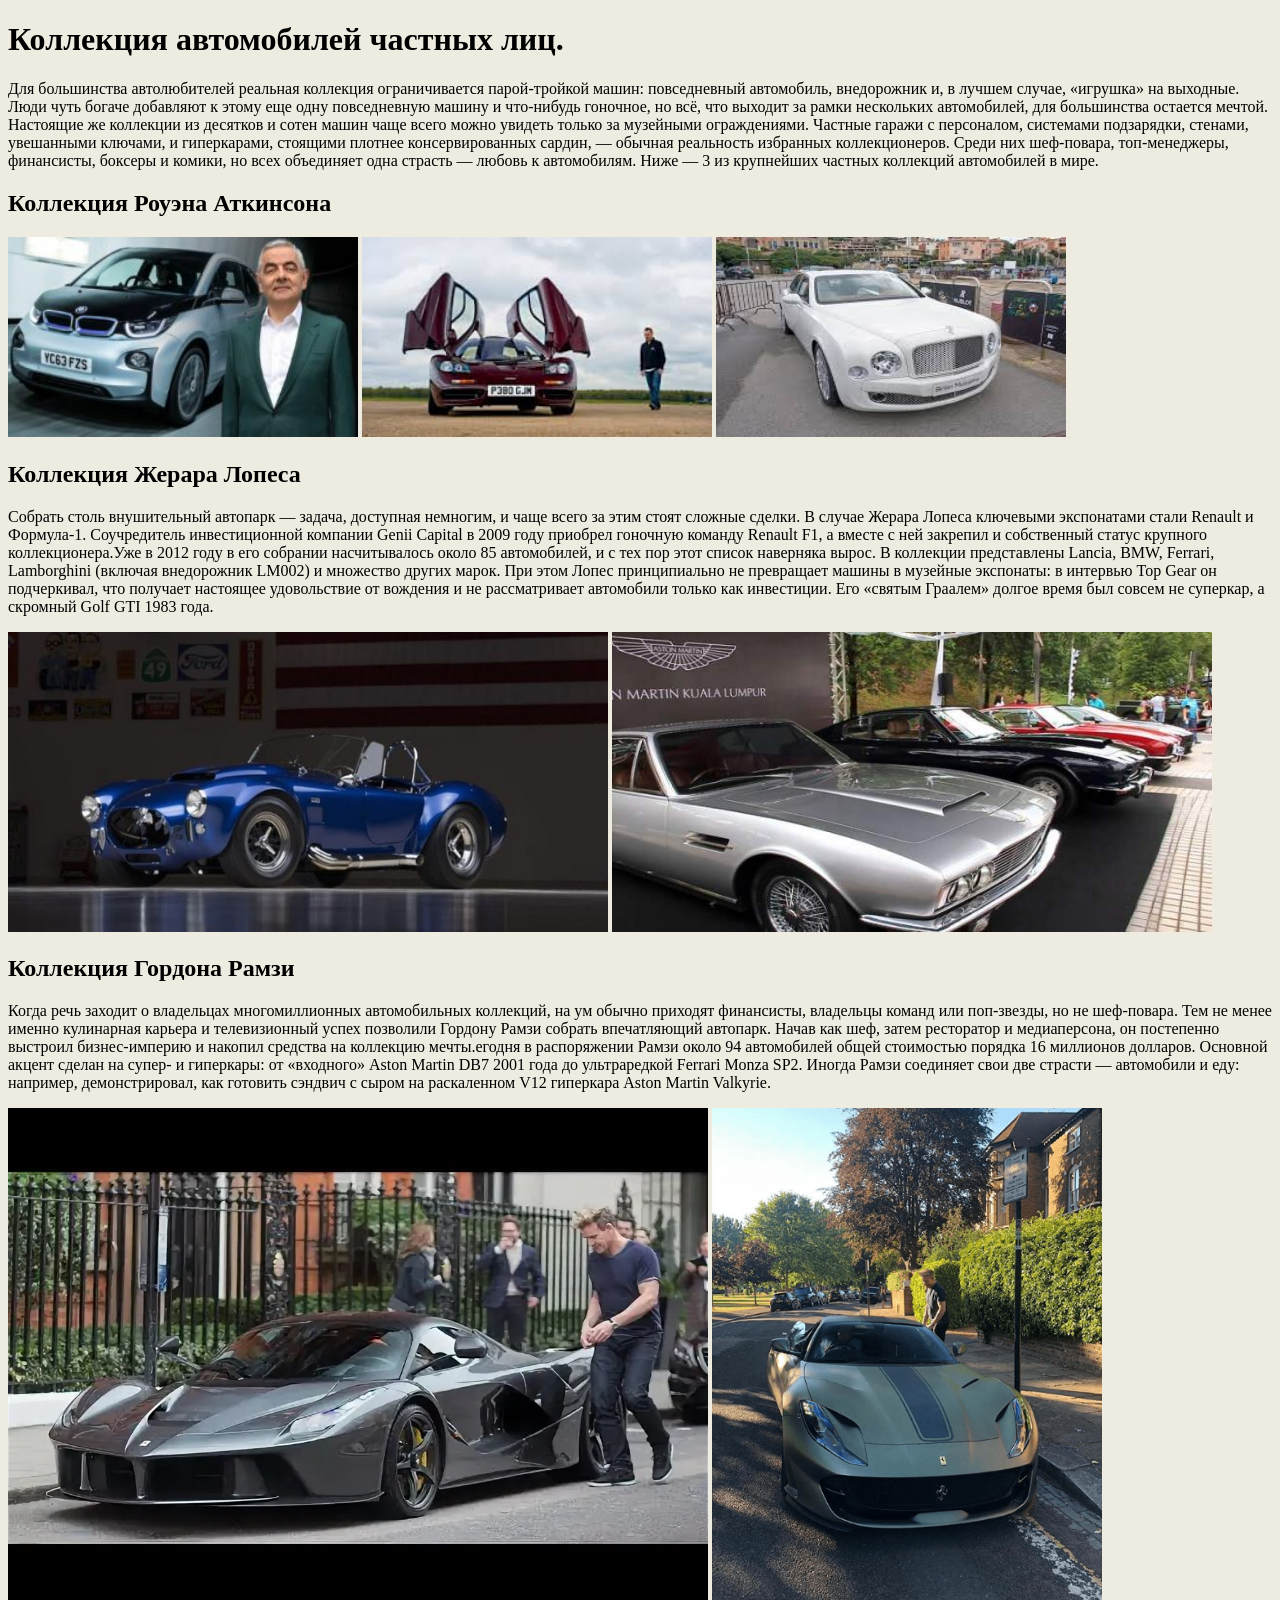
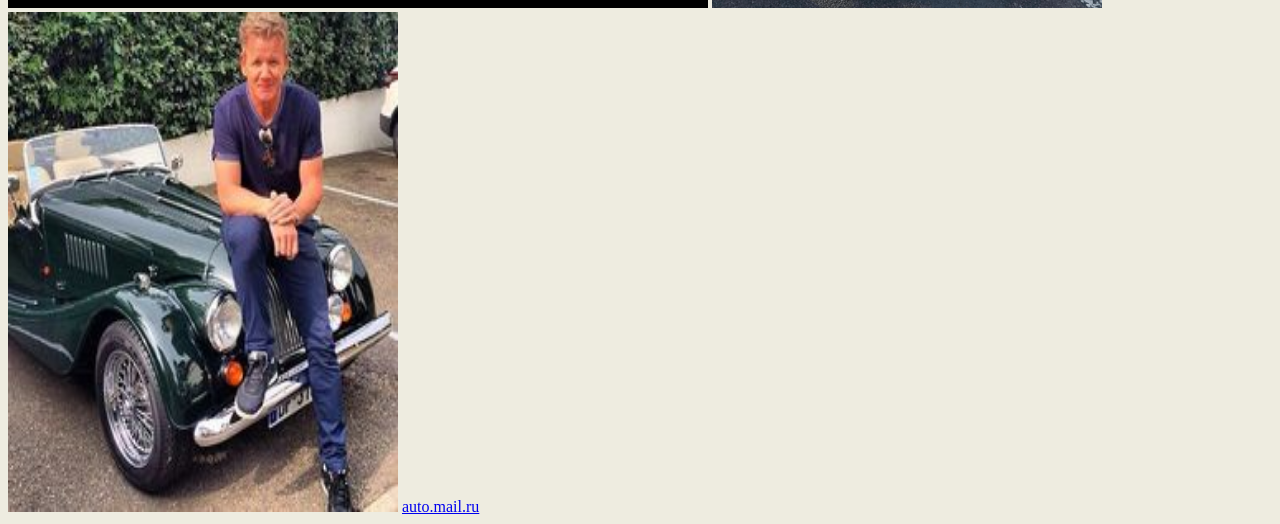
<file: Cars/Car.html>
<!DOCTYPE html>
<html lang="en">
<head>
    <meta charset="UTF-8">
    <meta name="viewport" content="width=device-width, initial-scale=1.0">
    <title>Коллекция автомобилей</title>
</head >

<body style="background-color: rgba(127, 115, 23, 0.129);">
    
   
   <h1>Коллекция автомобилей частных лиц.</h1>
   <p>Для большинства автолюбителей реальная коллекция ограничивается парой‑тройкой машин: повседневный автомобиль, внедорожник и, в лучшем случае, «игрушка» на выходные. Люди чуть богаче добавляют к этому еще одну повседневную машину и что‑нибудь гоночное, но всё, что выходит за рамки нескольких автомобилей, для большинства остается мечтой. Настоящие же коллекции из десятков и сотен машин чаще всего можно увидеть только за музейными ограждениями.
   Частные гаражи с персоналом, системами подзарядки, стенами, увешанными ключами, и гиперкарами, стоящими плотнее консервированных сардин, — обычная реальность избранных коллекционеров. Среди них шеф‑повара, топ‑менеджеры, финансисты, боксеры и комики, но всех объединяет одна страсть — любовь к автомобилям. Ниже — 3 из крупнейших частных коллекций автомобилей в мире.</p>
<h2>Коллекция Роуэна Аткинсона</h2>

   <img src="img.car/Capture6-300x162.webp" alt="" width="350" height="200">
   <img src="img.car/images (1).webp" alt="" width="350" height="200">
   <img src="img.car/images.webp" alt="" width="350" height="200">
   <H2>Коллекция Жерара Лопеса</H2>
   <p>Собрать столь внушительный автопарк — задача, доступная немногим, и чаще всего за этим стоят сложные сделки. В случае Жерара Лопеса ключевыми экспонатами стали Renault и Формула‑1. Соучредитель инвестиционной компании Genii Capital в 2009 году приобрел гоночную команду Renault F1, а вместе с ней закрепил и собственный статус крупного коллекционера.Уже в 2012 году в его собрании насчитывалось около 85 автомобилей, и с тех пор этот список наверняка вырос. В коллекции представлены Lancia, BMW, Ferrari, Lamborghini (включая внедорожник LM002) и множество других марок. При этом Лопес принципиально не превращает машины в музейные экспонаты: в интервью Top Gear он подчеркивал, что получает настоящее удовольствие от вождения и не рассматривает автомобили только как инвестиции. Его «святым Граалем» долгое время был совсем не суперкар, а скромный Golf GTI 1983 года.</p>
   <img src="img.car/mersedes.webp" alt="" width="600" height="300">
   <img src="img.car/bp.webp" alt="" width="600" height="300">
   <h2>Коллекция Гордона Рамзи</h2>
   <p>Когда речь заходит о владельцах многомиллионных автомобильных коллекций, на ум обычно приходят финансисты, владельцы команд или поп‑звезды, но не шеф‑повара. Тем не менее именно кулинарная карьера и телевизионный успех позволили Гордону Рамзи собрать впечатляющий автопарк. Начав как шеф, затем ресторатор и медиаперсона, он постепенно выстроил бизнес‑империю и накопил средства на коллекцию мечты.егодня в распоряжении Рамзи около 94 автомобилей общей стоимостью порядка 16 миллионов долларов. Основной акцент сделан на супер‑ и гиперкары: от «входного» Aston Martin DB7 2001 года до ультраредкой Ferrari Monza SP2. Иногда Рамзи соединяет свои две страсти — автомобили и еду: например, демонстрировал, как готовить сэндвич с сыром на раскаленном V12 гиперкара Aston Martin Valkyrie.</p>
   <img src="img.car/i.webp" alt="" width="700" height="500">
   <img src="img.car/Ferrari-812.webp" alt="" width="390" height="500">
   <img src="img.car/4da.webp" alt="" width="390" height="500">

  <a href="https://auto.mail.ru/article/116514-15-krupnejshih-chastnyih-kollektsij-avtomobilej-v-mire/" target="_blank"> auto.mail.ru</a>

</body>
</html>
</file>
<file: Expoforum/style.css>
html,body,div,span,applet,object,iframe,h1,h2,h3,h4,h5,h6,p,blockquote,pre,a,abbr,acronym,address,big,cite,code,del,dfn,em,img,ins,kbd,q,s,samp,small,strike,strong,sub,sup,tt,var,b,u,i,center,dl,dt,dd,ol,ul,li,fieldset,form,label,legend,table,caption,tbody,tfoot,thead,tr,th,td,article,aside,canvas,details,embed,figure,figcaption,footer,header,hgroup,menu,nav,output,ruby,section,summary,time,mark,audio,video{margin:0;padding:0;border:0;font-size:100%;font:inherit;vertical-align:baseline}
article,aside,details,figcaption,figure,footer,header,hgroup,menu,nav,section{display:block}
html{height:100%}
body{line-height:1}
ol,ul{list-style:none}
blockquote,q{quotes:none}
blockquote:before,blockquote:after,q:before,q:after{content:'';content:none}
table{border-collapse:collapse;border-spacing:0}




header{
   width: 1920px;
   height: 800px;
   background-image: url(img/bgc.jpg);  
}

.nav-wrapper{
    display: flex;
    align-items: center;
    height: 60px;
    justify-content: space-around;
   /* border-bottom: 1px solid white ;*/
}

.nav-list{
    display: flex;
}

.nav-item{
    margin-right: 47px;
    color:white;
}

.bottom-nav{
    display: flex;
    justify-content: space-around;
    align-items: center;
    height: 500px;
    
    color: white;
}

.conteiner-up{
    display: flex;
    margin-right: 300px;
    color: white;
}

.block-item{
    margin-right: 30px;
    margin-top: 30px;
    height: 148px;
    width: 255px;
    padding: 3px;
}

.blue
{   
    background-color:
    #2378FC ;
}

.green{
    background-color:
    #30BCC9;
}

.yellow{
    background-color:
    #FFC41E;
    height: 175px
}

.red{
    background-color:
    #F6404F;
    height: 175px
}

.left-block{
    text-align: left;
    margin-left: 300px;
    height: 224px;
    width: 535px;
    
}

.font-size{
    font-family: 'Franklin Gothic Medium', 'Arial Narrow', Arial, sans-serif;
    font-size: 60px;
    margin-bottom: 30px;
}

.arrow{
    padding-left: 20px;
    margin: 10px;
    font-size: 19px;
}

.size{
    margin: 30px;
     font-family: 'Gill Sans', 'Gill Sans MT', Calibri, 'Trebuchet MS', sans-serif;
     font-size: 24px;
    }

.right-block{
   margin-top:400px;
}

.font-size2{
    font-family: 'Gill Sans', 'Gill Sans MT', Calibri, 'Trebuchet MS', sans-serif;
    font-size: 25px;
}
.arrow-left{
    margin-top: 30px;
    font-size: 20px;
}

main{
    width:1920px;
    background-color:
    #2378FC ;
}

.menu-list{
    
    height: 426px;
    display: flex;
    color: white;
    justify-content: center;    
}   

h1{
margin-bottom: 30px;
font-size:30px;
font-family: Arial, Helvetica, sans-serif;
}

.item-menu{
   height: 1110px;
   margin: 40px;
   } 

.nav-menu{
    display: flex;
    justify-content: space-between;
    align-items: center;
    line-height: 2.0;
    font-size: 20px;
}

.nav-menu_item{
    line-height: 2.0;
    font-size: 20px;
    color:#FFC41E;
    text-decoration: underline;
}




.bgc-block{
    width: 1920px;
    height: 984px;
    background-color:#FFC41E;
    display: flex;
    justify-content: center;
}

.all-bgc{
    display: flex;
    width: 1110px;
    flex-direction: column;
}

.evens-text{
    height: 182px;
    display: flex;
    align-items: center;
    justify-content: space-between;

}

.all-news{
    margin-left:520px;
    text-decoration: underline;
}

.menu-text{
    font-size: 30px;    
}

.block-up{
    line-height:1.5;
    margin-right:30px
}

.coller{
    color: #F6404F;
}

.block-down{
    line-height:1.5;
    margin-right:30px;
    align-items: center;
    margin-top: 30px;
}



.all-new{
    width: 1920px;
    height: 662px;
    background-color:#E5E5E5;
    display: flex;
    justify-content: center;
    align-items: center;
}

.all-block{
    display: flex;
    width: 1100px;
    justify-content: space-between;
}

.pikcher{
   margin-bottom: 60px;
}

.block-left{
    width: 525px;
    height: 500px;
}

.news-item_up{
    margin-bottom: 30px;
    display: flex;
    align-items: center;
    justify-content: space-between;
}

.news-item_text{
    font-size: 30px;
}

.arrow-news{
    margin-right: 15px;
    text-decoration: underline;
}

.news-item{
    
    justify-content: center;
    align-items: center;
    width: 522px;
    
}

.news-item_one{
  display: inline-block;
 margin: 35px;
}

.collor{
    color: #F6404F;
    margin-bottom:  14.28px;
    
}

.news-one{
    display: flex;
    align-items: center;
}

h3{
  line-height: 1.5;
  font-family: Verdana, Geneva, Tahoma, sans-serif;
}

.container{
    display: flex;
}



.footer-item{
    height: 476px;
    width:1920px;
    background-color: #30BCC9;
    justify-content: center;
    align-items: center;
}

.container-up{
    display: flex;
    width: 1110px;
    margin-left:420px;
    padding-top:53px;
    justify-content: space-between;
    line-height: 1.5;
}

.pic1{
    padding: 6px;
}

.size-footer{
  font-size: 21px;
  line-height: 3.5;  
  
}

.conteiner-down{
   display: flex;
    width: 1110px;
    margin-left:420px;
    justify-content: space-between;
    align-items: center; 
    line-height: 1.5;
    
    
}

.block-size{
    width: 1110px;
    color: white;
}

.level-left{
    width: 290px;
    margin-bottom: 35px;    
    
}

.level-write{
   width: 270px;
   margin-bottom: 60px;
}

.footer-size{
   line-height: 1.5;     
}

.collor-yellow{
   color: #FFC41E;
   text-decoration: underline;
}
</file>
<file: Expoforum__Ольга/style.css>
html,body,div,span,applet,object,iframe,h1,h2,h3,h4,h5,h6,p,blockquote,pre,a,abbr,acronym,address,big,cite,code,del,dfn,em,img,ins,kbd,q,s,samp,small,strike,strong,sub,sup,tt,var,b,u,i,center,dl,dt,dd,ol,ul,li,fieldset,form,label,legend,table,caption,tbody,tfoot,thead,tr,th,td,article,aside,canvas,details,embed,figure,figcaption,footer,header,hgroup,menu,nav,output,ruby,section,summary,time,mark,audio,video{margin:0;padding:0;border:0;font-size:100%;font:inherit;vertical-align:baseline}
article,aside,details,figcaption,figure,footer,header,hgroup,menu,nav,section{display:block}
html{height:100%}
body{line-height:1}
ol,ul{list-style:none}
blockquote,q{quotes:none}
blockquote:before,blockquote:after,q:before,q:after{content:'';content:none}
table{border-collapse:collapse;border-spacing:0}

* {box-sizing: border-box;}
body {font-family: 'Playfair Display', serif; margin: 0;text-align: center}
h1 {font-weight: normal;color: #6A5953}
kbd {font-size: 0.9em;display:inline-block;line-height:1.1;}





.body{
    width: 1920px;
    margin: 0 auto;
}
header{
    height: 800px;
    background-image: url(img/bgc.jpg);
    background-repeat: no-repeat;
    background-size: cover;
    background-position: center;
}

.nav-wrapper{
    display: flex;
    align-items: center;
    height: 60px;
    justify-content: space-around;
    /*border-bottom: 1px solid white;*/
}

.nav-list{
    display: flex;
}

.nav-item{
    margin-right: 47px;
    color: white;
}

.globe{
    margin-right: 11px;
    margin-left: 70px;
}

.bottom-nav{
    display: flex;
    justify-content: space-between;
    height: 500px;
    align-items: center;
}

.container-up{
    display: flex;
    margin-bottom: 30px;
}

.block-item{
    margin-left: 30px;
    height: 148px;
    width: 255px;
}

.blue{
    background-color: #2378FC;
}

.green{
    background-color: #30BCC9;
}

.yellow{
    background-color: #FFC41E;
    height: 175px;
}

.red{
    background-color: #F6404F;
    height: 175px;
}

.right-block{
    margin-top: 370px;
}

.text-block{
    font-family:'Gill Sans', 'Gill Sans MT', Calibri, 'Trebuchet MS', sans-serif;
    font-size: 21px;
    line-height: 130%;
    color: white;
    margin-top: 30px;
    margin-bottom: 20px;
    margin-left: 40px;
}

.text-block-arrow{
    font-family:'Gill Sans', 'Gill Sans MT', Calibri, 'Trebuchet MS', sans-serif;
    font-size: 14px;
    color: white;
    margin-left: 40px;
    margin-right: 10px;
}

.text-ekspo{
    font-family:'Times New Roman', Times, serif;
    font-size: 64px;
    font-weight: bold;
    color: white;
    margin-bottom: 25px;
}

.text-ekspo-down{
    display: block;
    font-family:'Times New Roman', Times, serif;
    font-size: 24px;
    color: white;
    line-height: 150%;
    margin-bottom: 25px;
}

.text-block-arrow-left{
    font-family:'Gill Sans', 'Gill Sans MT', Calibri, 'Trebuchet MS', sans-serif;
    font-size: 14px;
    color: white;
    margin-right: 10px;
}

.arrow left{
    margin-bottom: 25px;
}

.blue-main{
    height: 426px;
    background-color: #2378FC;
    display: flex;
}

.side-menu-item-title{
     font-family:'Gill Sans', 'Gill Sans MT', Calibri, 'Trebuchet MS', sans-serif;
    font-size: 39px;
    line-height: 130%;
    color: white;
    margin-bottom: 30px;
}

.side-menu-item-links{
    font-size: 16px;
    color: white;
    margin-top: 15px;
    margin-bottom: 15px;
}

.side-menu-list{
    display: flex;
    justify-content: space-between;

}

.side-menu-item{
    margin-top: 75px;
    
}

.yellow-main{
    background-color: #FFC41E;
    display: flex;
}

.events{
    height: 984px;
    display: flex;
    flex-direction: column;
    justify-content: center;
}

.text-events{
    display: flex;
    justify-content: space-between;
    align-items: center;
}

.text-block-arrow-events{
    font-family:'Gill Sans', 'Gill Sans MT', Calibri, 'Trebuchet MS', sans-serif;
    font-size: 21px;
    margin-right: 15px;
    text-decoration: underline;
}

.text-block-events{
     font-family:'Gill Sans', 'Gill Sans MT', Calibri, 'Trebuchet MS', sans-serif;
    font-size: 30px;
}

.events-item{
    height: 348px;
    width: 350px;
}

.text-data{
    font-size: 14px;
    margin-top: 20px;
}

.text-heading{
    color: #F6404F;
    margin-top: 10px;
    margin-bottom: 10px;
}

.text-event{
    font-size: 16px;
}

.events-list{
    display: flex;
    justify-content: space-between;
    margin-top: 55px;

}

.beige-main{
    background-color: #FAF3E3;
    display: flex;
}

.left-block-news{
    width: 445px;
    height: 490px;
}

.ad-2{
    margin-top: 60px;
}

.right-block-news{
    width: 530px;
    height: 490px;
}

.news{
    height: 650px;
    display: flex;
    justify-content: space-between;
    align-items: center;
}

.text-news{
    display: flex;
    justify-content: space-between;
    align-items: center;
}

.text-block-arrow-news{
    font-family:'Gill Sans', 'Gill Sans MT', Calibri, 'Trebuchet MS', sans-serif;
    font-size: 21px;
    margin-right: 15px;
    text-decoration: underline;
}

.text-block-news{
     font-family:'Gill Sans', 'Gill Sans MT', Calibri, 'Trebuchet MS', sans-serif;
    font-size: 30px;
}

.news-item{
    height: 120px;
    width: 530px;
    display: flex;
    margin-top: 30px;
}

.data-news{
    font-family:'Gill Sans', 'Gill Sans MT', Calibri, 'Trebuchet MS', sans-serif;
    font-size: 16px;
    color: #F6404F;
}

.text-news-item{
    font-family:'Gill Sans', 'Gill Sans MT', Calibri, 'Trebuchet MS', sans-serif;
    font-size: 21px;
    line-height: 130%;
}

.container-news-item{
    height: 120px;
    display: flex;
    flex-direction: column;
    justify-content: space-around;
    margin-left: 30px;
}

.right-block-news{
    display: flex;
    flex-direction: column;
    justify-content: space-between;
}

footer{
    height: 476px;
    background-color: #30BCC9;
    display: flex;
    align-items: center;
    justify-content: center;
}

.wrapper{
    width: 1200px;
    margin: 0 auto;
}

.footer-block{
    height: 346px;
    display: flex;
    justify-content: space-between;
    align-items: center;
}

.links-name{
    font-family:'Gill Sans', 'Gill Sans MT', Calibri, 'Trebuchet MS', sans-serif;
    font-size: 21px;
    line-height: 130%;
    color: white;
    margin-bottom: 20px;
}

.links{
    font-family:'Gill Sans', 'Gill Sans MT', Calibri, 'Trebuchet MS', sans-serif;
    font-size: 14px;
    line-height: 135%;
    color: white;
}

.links-item{
    margin-top: 10px;
}

.links-up{
    width: 810 px;
    display: flex;
    justify-content: space-between;
}

.footer-left-block{
    width: 810px;
    height: 346px;
    display: flex;
    flex-direction: column;
    justify-content: space-between;
}

.links-up-item{
    height: 153px;
    width: 200px;
}

.google{
    height: 47px;
    width: 160px;
}

.app{
    height: 53px;
    width: 160px;
}

.links-down-item{
    width: 505px;
    height: 153px;
    display: flex;
    justify-content: space-between;
}

.links-down-application{
    height: 161px;
    width: 200px;
    display: flex;
    flex-direction: column;
    justify-content: space-between;
    margin-bottom: 20px;
}

.links-down-application-img{
    display: flex;
    flex-direction: column;
    justify-content: space-between;
    height: 115px;
}

.links-down{
    display: flex;
    justify-content: space-between;
    align-items: end;
}

.footer-right-block{
    width: 255px;
    height: 346px;
    display: flex;
    flex-direction: column;
    justify-content: space-between;
}

.subcribe{
    width: 255px;
    height: 162px;
    display: flex;
    flex-direction: column;
    justify-content: space-between;
    margin-bottom: 52px;
}

.soc-ikons{
    width: 219px;
    height: 82px;
    display: flex;
    flex-direction: column;
    justify-content: space-between;
}

.soc-ikons-img{
    height: 25px;
    display: flex;
    justify-content: space-between;
}

.subcribe-name{
    font-family:'Gill Sans', 'Gill Sans MT', Calibri, 'Trebuchet MS', sans-serif;
    font-size: 21px;
    line-height: 130%;
    color: white;
}

.subcribe-text{
    font-family:'Gill Sans', 'Gill Sans MT', Calibri, 'Trebuchet MS', sans-serif;
    font-size: 14px;
    line-height: 135%;
    color: white;
}

.side-menu-item-links:hover{
    color: #FFC41E;
    text-decoration: underline;
}

.links-item:hover{
    color: #FFC41E;
    text-decoration: underline;
}

.button-img{
    display: flex;
    background: none;
    border: none;
    padding: 0;
    cursor: pointer;
    outline: none;
    transition: transform 0.1s ease;
}

.button-img:active {
    transform: scale(0.95);
}

.button-img:hover{
    opacity: 0.8;
}

.email{
    width: 215px;  
    height: 40px;
    padding: 0 15px;
    border: 1px solid #ccc;
    box-sizing: border-box;
}

.e-mail-form {
    display: flex;
}

.button-img-input {
    width: 40px; 
    height: 40px; 
    background-color: #F6404F; 
    border: none;
    cursor: pointer;
  
    display: flex;
    align-items: center;
    justify-content: center;
}

.button-img-input:hover {
    background-color: #cc0000; 
}

.button-img-input img {
    width: 20px; 
    height: auto;
}

.button-img-input:active {
    transform: scale(0.95);
}

.events-item img {
    transition: transform 0.8s ease-in-out;
    
}

.events-item:hover img {
    transform: scale(1.1);
}
</file>
<file: Avion project/Avion project/style.css>
header {
  height: 132px;
  display: flex;
  align-items: center;
  justify-content: center;
  padding: 2% 1%;
  box-sizing: border-box;
}
.top-nav {
  height: 100%;
  width: 100%;
  display: flex;
  flex-direction: column;
  justify-content: space-between;
  align-items: center;
}
.top-nav__up {
  display: flex;
  width: 100%;
  justify-content: space-between;
  align-items: center;
}
.top-nav__up-right {
  width: 5%;
  display: flex;
  justify-content: space-between;
}
.top-nav__line {
  width: 100%;
  border-top: 1px solid #000000;
  opacity: 1;
}
.top-nav__links {
  width: 50%;
  display: flex;
  justify-content: space-between;
  list-style-type: none;
  margin: 0;
  padding: 0;
  color: #726E8D;
}
.top-nav__links :hover {
  color: #793edf;
  text-decoration: underline;
  cursor: pointer;
}
.top-nav__links :active {
  transform: scale(0.95);
}
.top-nav-item {
  font-family: "Montserrat", sans-serif;
  font-size: 16px;
}
.top-nav__icons {
  color: #2A254B;
  width: 16px;
  height: 16px;
}
.top-nav__icons:hover {
  color: #793edf;
  cursor: pointer;
}
.top-nav__icons:active {
  transform: scale(0.95);
}
p {
  font-family: "Montserrat", sans-serif;
  margin: 0;
}
h1 {
  font-family: "Montserrat", sans-serif;
  margin: 0;
}
.title {
  color: #22202E;
  font-size: 24px;
}
img {
  display: block;
}
main {
  padding: 0 4%;
}
.heroBlocks {
  width: 100%;
  height: 704px;
  padding: 3% 0;
  display: flex;
  justify-content: space-between;
  background-color: #2A254B;
  box-sizing: border-box;
  background-clip: content-box;
}
.heroBlocks__conteiner {
  width: 100%;
  display: flex;
  flex-direction: column;
  justify-content: space-between;
  padding: 5% 4%;
}
.heroBlocks__conteiner-topContent {
  height: 40%;
  display: flex;
  flex-direction: column;
  justify-content: space-between;
}
.heroBlocks__conteiner-topContent-text {
  font-size: 32px;
  line-height: 140%;
  color: white;
}
.heroBlocks__conteiner-topContent-btn {
  background-color: #4E4D93;
  color: white;
}
.heroBlocks__conteiner-topContent-btn:hover {
  background-color: #793edf;
}
.heroBlocks__conteiner-downText {
  color: white;
  font-size: 18px;
  line-height: 150%;
  width: 95%;
  text-align: justify;
}
button {
  width: 178px;
  height: 56px;
  border: none;
  border-radius: 8px;
  font-size: 16px;
  line-height: 150%;
  cursor: pointer;
  display: flex;
  align-items: center;
  justify-content: center;
  transition: background 0.3s;
}
button:active {
  transform: scale(0.98);
}
.lisings-menu {
  height: 761px;
  font-family: "Montserrat", sans-serif;
  font-size: 32px;
  color: #2A254B;
}
.lisings-menu__item__up {
  padding-top: 5%;
  font-weight: 400;
}
.lisings-menu__block {
  display: flex;
  justify-content: space-between;
}
.product-card h4:hover {
  color: #793edf;
  text-decoration: underline;
  cursor: pointer;
}
.product-card h4:active {
  transform: scale(0.99);
}
.product-card img {
  filter: drop-shadow(10px 10px 10px rgba(0, 0, 0, 0.5));
  border-radius: 3%;
}
h4 {
  font-size: 20px;
  font-weight: 400;
}
p {
  font-size: 18px;
}
.heroBlocksM {
  display: flex;
  align-items: center;
  justify-content: center;
  padding-top: 70px;
}
.heroBlocksM__conteiner-topContent-btn__active {
  background-color: #EBE8F4;
  color: #2A254B;
}
.heroBlocksM__conteiner-topContent-btn__active:hover {
  background-color: #cebfe7;
}
.lisings-menu__details {
  font-family: "Montserrat", sans-serif;
  font-size: 32px;
  color: #2A254B;
  height: 744px;
}
.lisings-menu__item__down {
  margin-top: 10%;
  font-weight: 400;
}
.email-sign__up {
  background-color: #F9F9F9;
  height: 481px;
  padding: 0 4%;
  font-family: "Montserrat", sans-serif;
  color: #2A254B;
  display: flex;
  justify-content: space-around;
  align-items: center;
}
.email-sign_inside {
  background-color: #FFFFFF;
  height: 364px;
  width: 1300px;
  display: flex;
  justify-content: space-around;
  align-items: center;
}
.content-text {
  font-size: 20px;
}
.content-text__size {
  font-weight: 400;
}
.content-text__mini {
  display: flex;
  justify-content: center;
  margin-bottom: 30px;
  margin-top: 30px;
  text-align: center;
}
.email {
  width: 460px;
  height: 56px;
  padding: 0 15px;
  border: 1px solid;
  box-sizing: border-box;
  background-color: #EBE8F4;
  font-size: 16px;
  padding-left: 40px;
  border-radius: 8px 0 0 8px;
}
.e-mail-form {
  display: flex;
  justify-content: center;
  padding-top: 40px ;
}
.button-img__input {
  width: 106px;
  background-color: #4E4D93;
  height: 56px;
  border: none;
  cursor: pointer;
  display: flex;
  align-items: center;
  justify-content: center;
  color: white;
  border-radius: 0 8px 8px 0;
}
.button-img__input:active {
  transform: scale(0.98);
}
.button-img__input:hover {
  opacity: 0.8;
  background-color: #793edf;
}
.features {
  width: 100%;
  height: 355px;
  padding: 5% 0;
  box-sizing: border-box;
  display: flex;
  flex-direction: column;
  justify-content: space-between;
  align-items: center;
}
.features__up {
  font-family: "Montserrat", sans-serif;
  color: #2A254B;
  font-size: 24px;
  line-height: 140%;
}
.features__featureBlock {
  width: 100%;
  display: flex;
  justify-content: space-between;
}
.features__featureBlock__item {
  width: 22%;
  text-align: justify;
}
.features__featureBlock__item-textUp {
  color: #2A254B;
  font-size: 20px;
  line-height: 140%;
  margin-bottom: 8px;
  margin-top: 16px;
}
.features__featureBlock__item-textDown {
  color: #2A254B;
  font-size: 16px;
  line-height: 150%;
}
.features__featureBlock-icon {
  color: #2A254B;
  width: 24px;
  height: 24px;
}
.featuresDown {
  width: 100%;
  height: 603px;
  display: flex;
  justify-content: space-between;
}
.featuresDown__leftContent {
  height: 100%;
  padding: 5% 0;
  display: flex;
  flex-direction: column;
  justify-content: space-between;
  box-sizing: border-box;
}
.featuresDown__leftContent-topContent {
  width: 75%;
  text-align: justify;
}
.featuresDown__leftContent-topContent-up {
  color: #2A254B;
  font-size: 24px;
  line-height: 140%;
  margin-bottom: 25px;
}
.featuresDown__leftContent-topContent-down {
  color: #2A254B;
  font-size: 16px;
}
.featuresDown__leftContent-btn {
  background-color: #EBE8F4;
  color: #2A254B;
}
.featuresDown__leftContent-btn:hover {
  background-color: #cebfe7;
}
.featuresDown__img {
  margin: 0 -4%;
  object-fit: cover;
  display: block;
}
footer {
  width: 100%;
  height: 380px;
  display: flex;
  align-items: center;
  justify-content: center;
  background-color: #2A254B;
}
.conteiner {
  width: 100%;
  height: 100%;
  padding: 4% 4%;
  box-sizing: border-box;
}
.conteiner__top {
  display: flex;
  justify-content: space-between;
}
.conteiner__top__left {
  width: 45%;
  display: flex;
  justify-content: space-between;
  align-items: start;
}
.conteiner__top__left__title {
  color: white;
  font-size: 16px;
  margin-top: 15px;
}
.conteiner__top__left__list {
  font-family: "Montserrat", sans-serif;
  color: white;
  font-size: 14px;
  list-style-type: none;
  padding: 0;
}
.conteiner__top__left__list-item {
  margin-top: 12px;
}
.conteiner__top__left__list-item:hover {
  text-decoration: underline;
  cursor: pointer;
}
.conteiner__top__left__list-item:active {
  transform: scale(0.95);
}
.conteiner__top-right {
  width: 45%;
  display: flex;
  flex-direction: column;
  align-items: start;
}
.conteiner__line {
  width: 100%;
  color: #4E4D93;
  margin-top: 35px;
  margin-bottom: 15px;
}
.conteiner__bottom {
  width: 100%;
  display: flex;
  justify-content: space-between;
  align-items: center;
}
.conteiner__bottom-text {
  color: white;
  font-size: 14px;
}
.conteiner__bottom-socialLinks {
  width: 25%;
  display: flex;
  justify-content: space-between;
}
.conteiner__bottom .conteiner__bottom-socialLinks img {
  height: 24px;
  width: 24px;
}
.conteiner__bottom .conteiner__bottom-socialLinks img:hover {
  cursor: pointer;
}
.conteiner__bottom .conteiner__bottom-socialLinks img:active {
  transform: scale(0.95);
}
.emailForm {
  display: flex;
  margin-top: 12px;
  width: 100%;
}
.emailForm__email {
  width: 80%;
  height: 56px;
  padding: 0 15px;
  border: 1px solid #2A254B;
  border-style: dotted;
  box-sizing: border-box;
  background-color: #4E4D93;
  color: white;
  font-size: 16px;
  padding-left: 40px;
  border-radius: 8px 0 0 8px;
}
.emailForm__button {
  width: 118px;
  height: 56px;
  background-color: white;
  border: none;
  cursor: pointer;
  display: flex;
  align-items: center;
  justify-content: center;
  color: #4E4D93;
  border: 1px solid #2A254B;
  border-radius: 0 8px 8px 0;
}
.emailForm__button:active {
  transform: scale(0.95);
}
.emailForm__button:hover {
  opacity: 0.8;
  background-color: #793edf;
  color: white;
}
</file>
